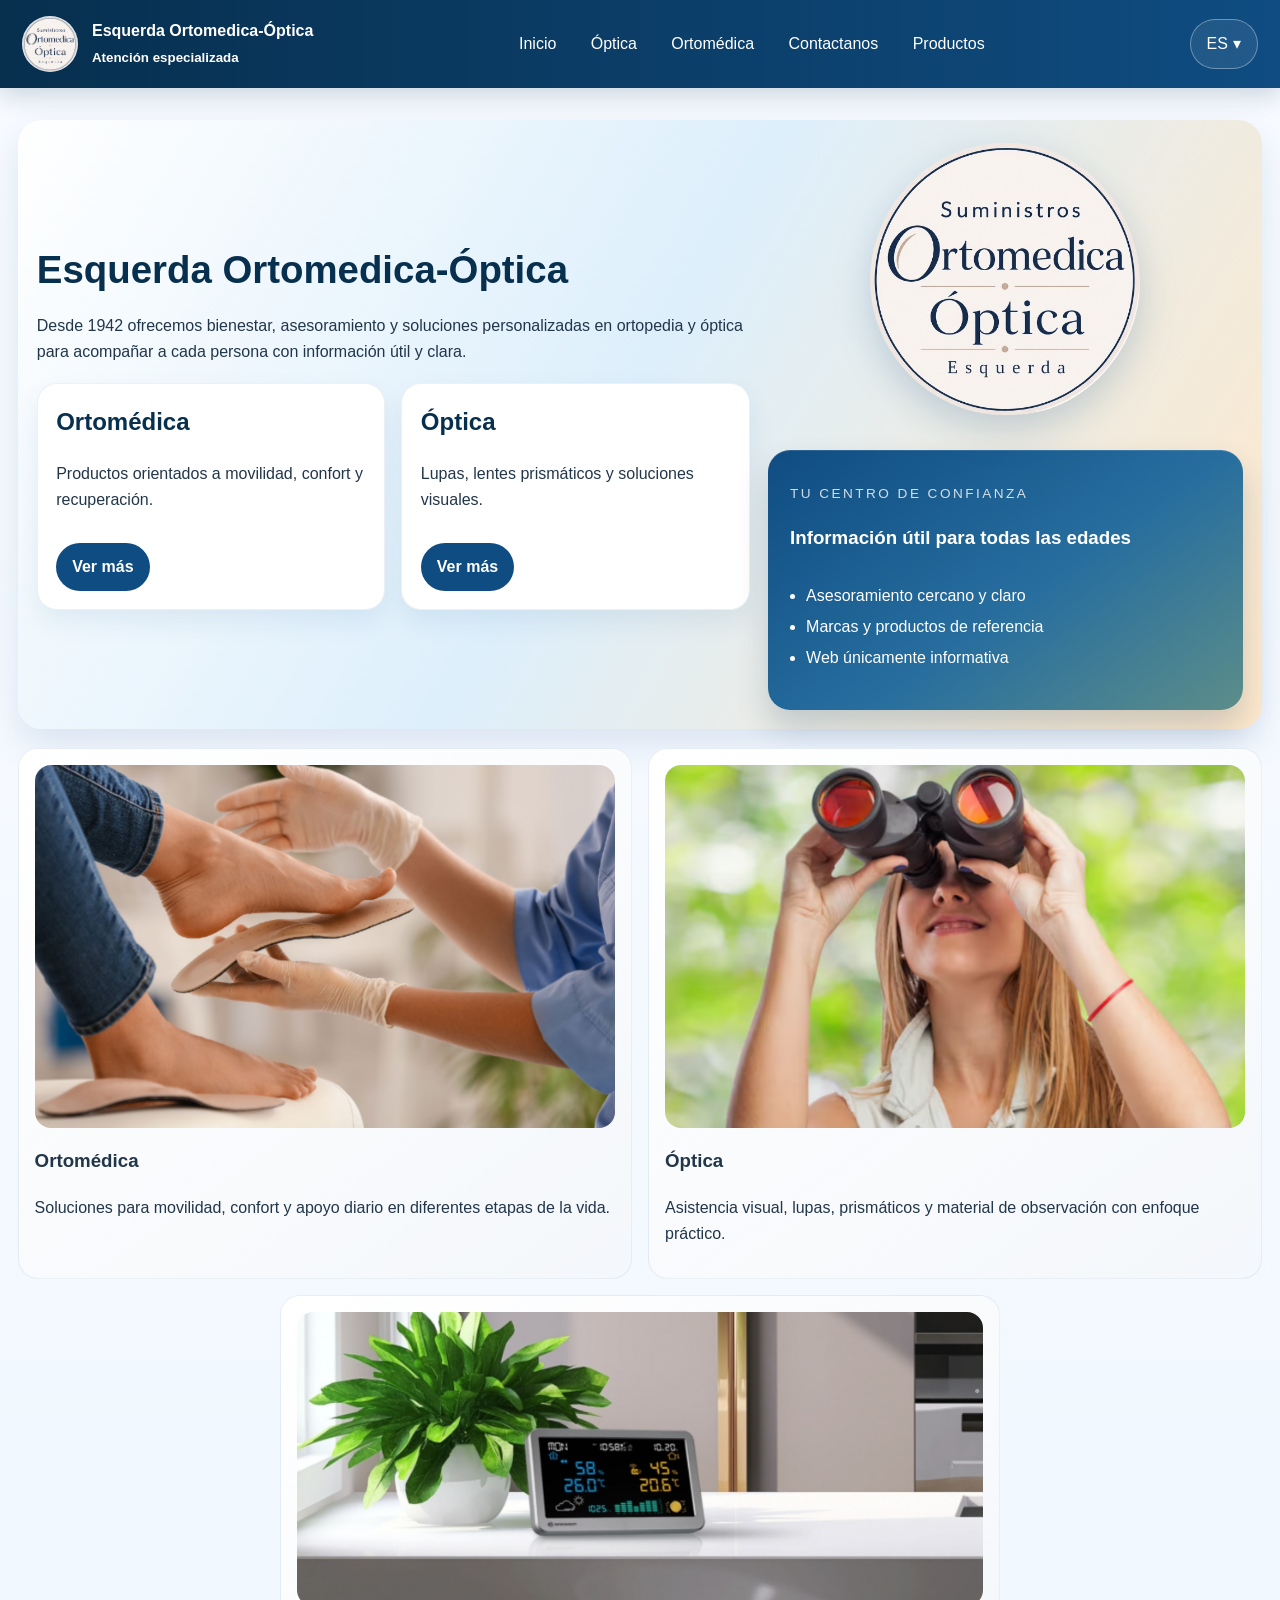
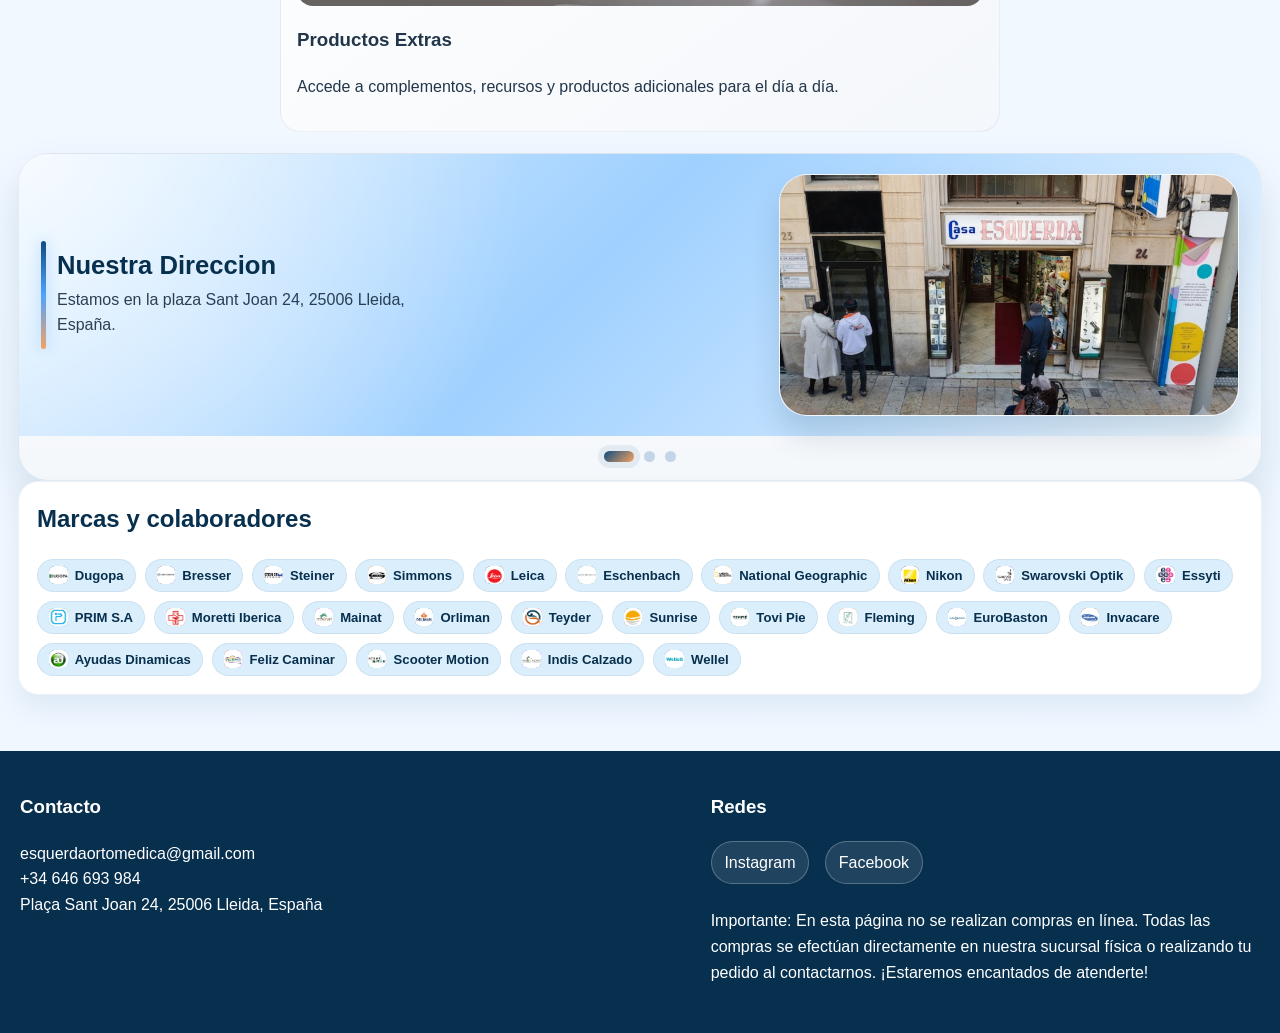
<file: index.html>
<!DOCTYPE html>
<html lang="es">
  <head>
    <meta charset="UTF-8" />
    <meta http-equiv="refresh" content="0; url=html/inicio.html" />
    <title>Esquerda Ortomedica-Óptica</title>
  </head>
  <body></body>
</html>
</file>
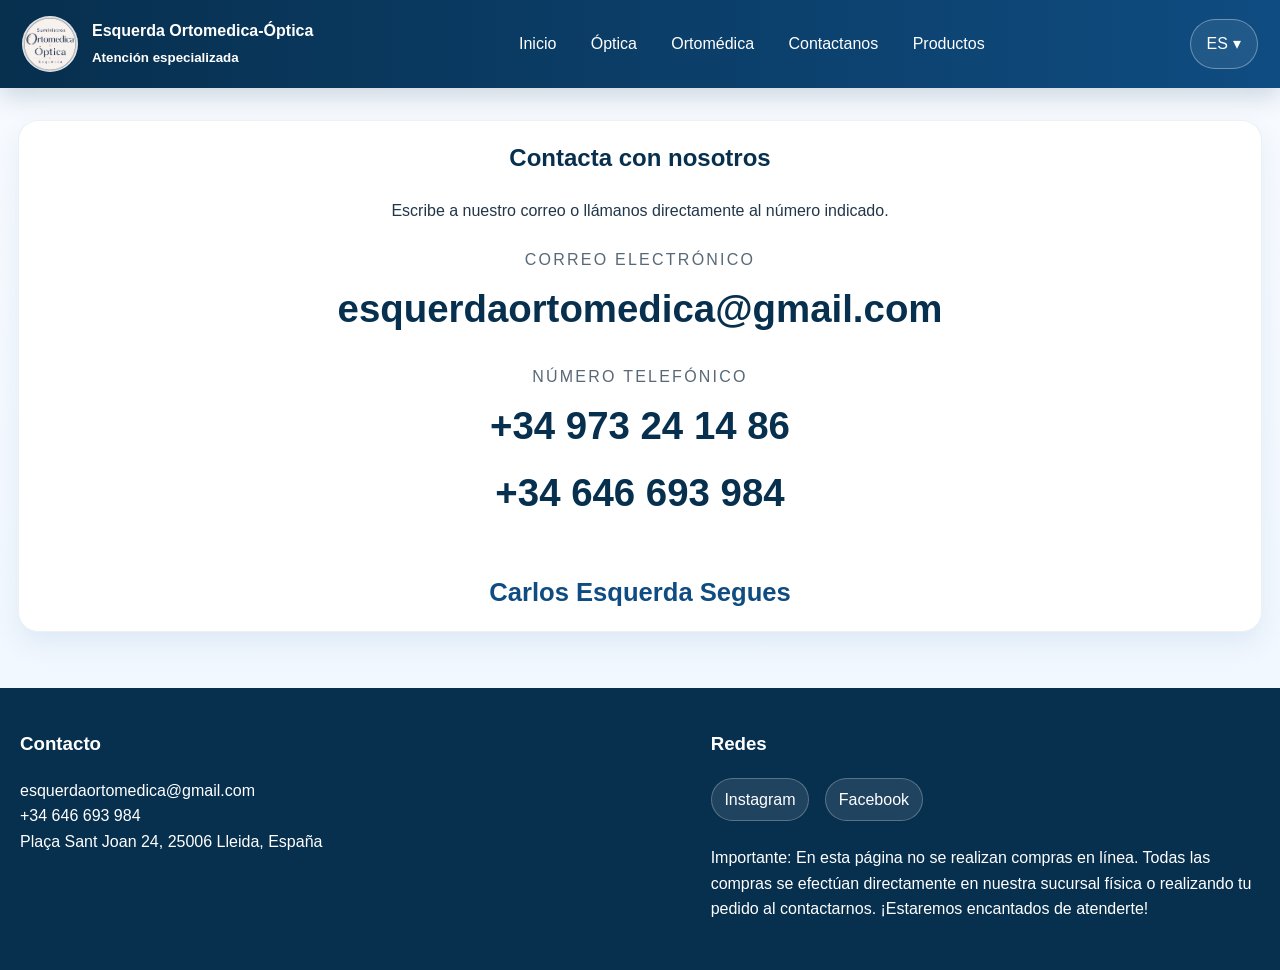
<file: html/Contactar.html>
﻿<!DOCTYPE html>
<html lang="es">
  <head>
    <meta charset="UTF-8" />
    <meta name="viewport" content="width=device-width, initial-scale=1.0" />
    <title>Contactar</title>
    <link rel="stylesheet" href="../Css/estilo_principal.css" />
    <link rel="stylesheet" href="../Css/contactar.css" />
    <link rel="icon" href="../Imagenes/logo pagina web.png" type="image/png" />
  </head>
  <body>
    <header class="topbar">
      <div class="brand-banner">
        <div class="brand-mark">
          <img src="../Imagenes/Foto del logo Esquerda.png">
        </div>
        <div>
          <div data-i18n-es="Esquerda Ortomedica-Óptica" data-i18n-ca="Esquerda Ortopèdica-Òptica">Esquerda Ortomedica-Óptica</div>
          <small data-i18n-es="Atención especializada" data-i18n-ca="Atenció especialitzada">Atención especializada</small>
        </div>
      </div>
      <nav>
        <ul class="nav-links">
          <li><a href="../html/inicio.html" data-i18n-es="Inicio" data-i18n-ca="Inici">Inicio</a></li>
          <li><a href="../html/optica.html" data-i18n-es="Óptica" data-i18n-ca="Òptica">Óptica</a></li>
          <li><a href="../html/ortopedia.html" data-i18n-es="Ortomédica" data-i18n-ca="Ortopèdica">Ortomédica</a></li>
          <li><a href="../html/Contactar.html" data-i18n-es="Contactanos" data-i18n-ca="Contacta'ns">Contactanos</a></li>
          <li>
            <a href="#" data-i18n-es="Productos" data-i18n-ca="Productes">Productos</a>
            <div class="dropdown-menu">
              <a href="../html/productos_optica.html" data-i18n-es="Productos Óptica" data-i18n-ca="Productes Òptica">Productos Óptica</a>
              <a href="../html/productos_ortopedia.html" data-i18n-es="Productos Ortopedia" data-i18n-ca="Productes Ortopèdia">Productos Ortopedia</a>
              <a href="../html/extras.html">Productos Extras</a>
            </div>
          </li>
        </ul>
      </nav>
      <div class="lang-switcher">
        <button type="button"><span data-lang-label>ES</span> ▾</button>
        <div class="lang-menu">
          <button type="button" data-lang-option="es">Español</button>
          <button type="button" data-lang-option="ca">Català</button>
        </div>
      </div>
    </header>
    <main>
      <div class="container">
        <section class="section-card contacto-datos">
          <h1 data-i18n-es="Contacta con nosotros" data-i18n-ca="Contacta amb nosaltres">Contacta con nosotros</h1>
          <p data-i18n-es="Escribe a nuestro correo o llámanos directamente al número indicado." data-i18n-ca="Escriu al nostre correu o truca'ns directament al número indicat.">Escribe a nuestro correo o llámanos directamente al número indicado.</p>
          <div class="contact-info">
            <div class="contact-item">
              <span class="contact-label" data-i18n-es="Correo electrónico" data-i18n-ca="Correu electrònic">Correo electrónico</span>
              <strong>esquerdaortomedica@gmail.com</strong>
            </div>
            <div class="contact-item">
              <span class="contact-label" data-i18n-es="Número telefónico" data-i18n-ca="Número telefònic">Número telefónico</span>
              <strong>+34 973 24 14 86</strong>
              <strong>+34 646 693 984</strong>
            </div>
          </div>
          <div class="contact-name">Carlos Esquerda Segues</div>
        </section>
      </div>
    </main>
    <footer>
      <div class="footer-grid">
        <div>
          <h3 data-i18n-es="Contacto" data-i18n-ca="Contacte">Contacto</h3>
          <p>esquerdaortomedica@gmail.com<br />+34 646 693 984<br />Plaça Sant Joan 24, 25006 Lleida, España</p>
        </div>
        <div>
          <h3 data-i18n-es="Redes" data-i18n-ca="Xarxes">Redes</h3>
          <div class="socials">
            <a href="https://www.instagram.com/casaesquerda/" target="_blank" rel="noreferrer">Instagram</a>
            <a href="https://www.facebook.com" target="_blank" rel="noreferrer">Facebook</a>
          </div>
          <p data-i18n-es="Importante: En esta página no se realizan compras en línea. Todas las compras se efectúan directamente en nuestra sucursal física o realizando tu pedido al contactarnos. ¡Estaremos encantados de atenderte!" data-i18n-ca="Important: En aquesta pàgina no es fan compres en línia. Totes les compres s'efectuen directament a la nostra sucursal física o realitzant la teva comanda en contactar-nos. Estarem encantats d'atendre't!">Importante: En esta página no se realizan compras online. Todas las compras se efectúan directamente en nuestra sucursal física o realizando tu pedido al contactarnos. ¡Estaremos encantados de atenderte!</p>
        </div>
      </div>
    </footer>
    <script src="../Java script/main.js"></script>
  </body>
</html>
</file>
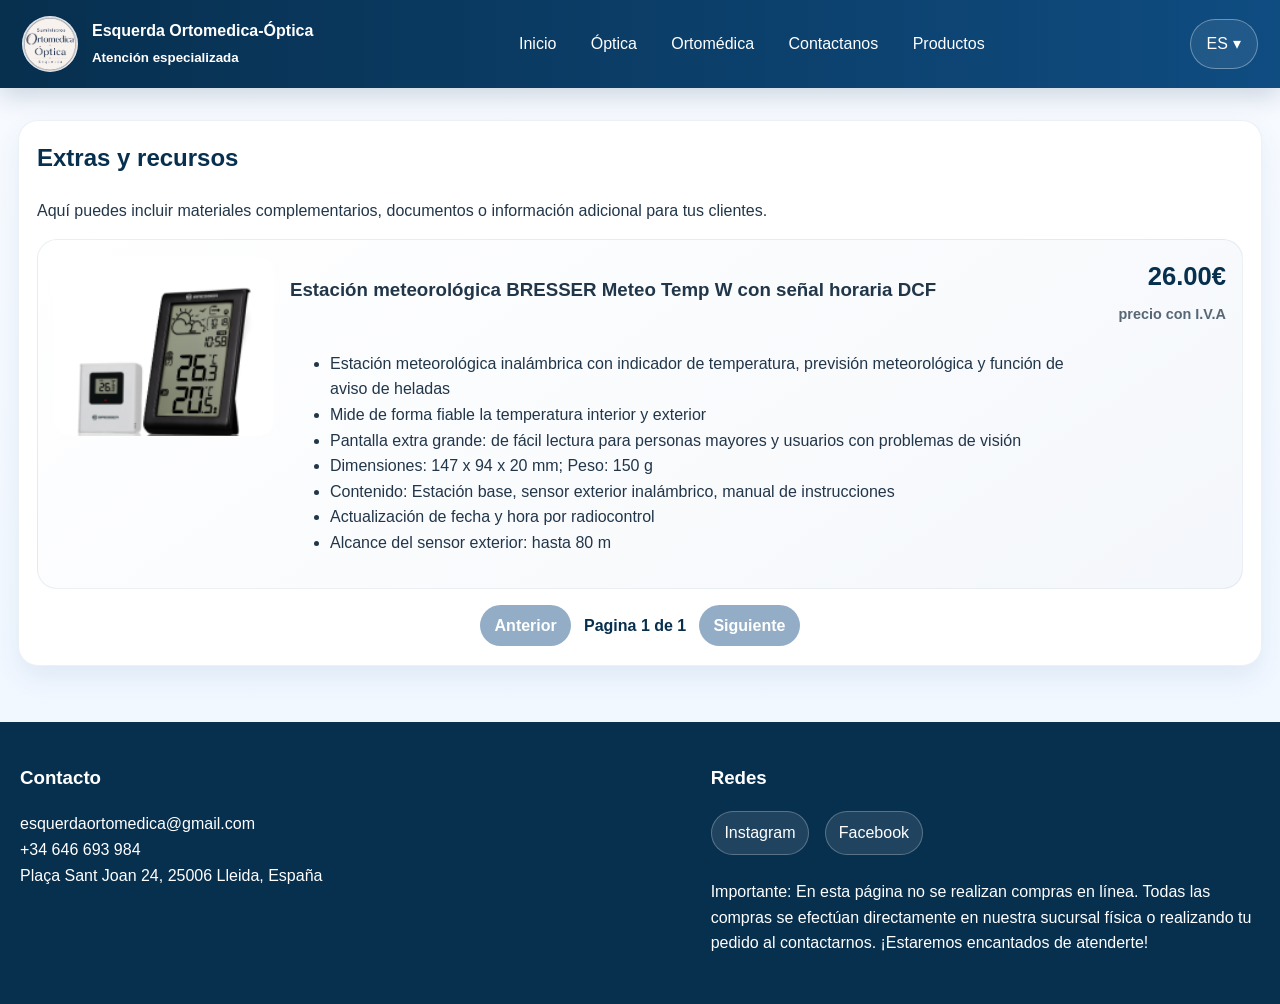
<file: html/extras.html>
﻿<!DOCTYPE html>
<html lang="es">
    <head>
        <meta charset="UTF-8" />
        <meta name="viewport" content="width=device-width, initial-scale=1.0" />
        <title>Extras</title>
        <link rel="stylesheet" href="../Css/estilo_principal.css" />
        <link rel="stylesheet" href="../Css/extras.css" />
        <link rel="icon" href="../Imagenes/logo pagina web.png" type="image/png" />
    </head>
    <body>
        <header class="topbar">
            <div class="brand-banner">
                <div class="brand-mark">
                    <img src="../Imagenes/Foto del logo Esquerda.png">
                </div>
                <div>
                    <div data-i18n-es="Esquerda Ortomedica-Óptica" data-i18n-ca="Esquerda Ortopèdica-Òptica">Esquerda Ortomedica-Óptica</div>
                    <small data-i18n-es="Atención especializada" data-i18n-ca="Atenció especialitzada">Atención especializada</small>
                </div>
            </div>
            <nav>
                <ul class="nav-links">
                    <li><a href="../html/inicio.html" data-i18n-es="Inicio" data-i18n-ca="Inici">Inicio</a></li>
                    <li><a href="../html/optica.html" data-i18n-es="Óptica" data-i18n-ca="Òptica">Óptica</a></li>
                    <li><a href="../html/ortopedia.html" data-i18n-es="Ortomédica" data-i18n-ca="Ortopèdica">Ortomédica</a></li>
                    <li><a href="../html/Contactar.html" data-i18n-es="Contactanos" data-i18n-ca="Contacta'ns">Contactanos</a></li>
                    <li>
                        <a href="#" data-i18n-es="Productos" data-i18n-ca="Productes">Productos</a>
                        <div class="dropdown-menu">
                            <a href="../html/productos_optica.html">Productos Óptica</a>
                            <a href="../html/productos_ortopedia.html">Productos Ortopedia</a>
                            <a href="../html/extras.html">Productos Extras</a>
                        </div>
                    </li>
                </ul>
            </nav>
            <div class="lang-switcher">
                <button type="button"><span data-lang-label>ES</span> ▾</button>
                <div class="lang-menu">
                    <button type="button" data-lang-option="es">Español</button>
                    <button type="button" data-lang-option="ca">Català</button>
                </div>
            </div>
        </header>
        <main>
            <div class="container">
                <section class="section-card">
                    <h1 data-i18n-es="Extras y recursos" data-i18n-ca="Extres i recursos">Extras y recursos</h1>
                    <p data-i18n-es="Aquí puedes incluir materiales complementarios, documentos o información adicional para tus clientes." data-i18n-ca="Aquí pots incloure materials complementaris, documents o informació addicional per als teus clients.">Aquí puedes incluir materiales complementarios, documentos o información adicional para tus clientes.</p>
                    <div class="product-list">
                        <div class="product-card">
                            <img src="../Imagenes/Extras/Estación meteorológica BRESSER Meteo Temp W con señal horaria DCF.png" alt="Guías prácticas" />
                            <div class="product-info">
                                <h3>Estación meteorológica BRESSER Meteo Temp W con señal horaria DCF</h3>
                                <ul>
                                    <li>Estación meteorológica inalámbrica con indicador de temperatura, previsión meteorológica y función de aviso de heladas</li>
                                    <li>Mide de forma fiable la temperatura interior y exterior</li>
                                    <li>Pantalla extra grande: de fácil lectura para personas mayores y usuarios con problemas de visión</li>
                                    <li>Dimensiones: 147 x 94 x 20 mm; Peso: 150 g</li>
                                    <li>Contenido: Estación base, sensor exterior inalámbrico, manual de instrucciones</li>
                                    <li>Actualización de fecha y hora por radiocontrol</li>
                                    <li>Alcance del sensor exterior: hasta 80 m</li>
                                </ul>
                            </div>
                            <div class="product-price">26.00€<small>precio con I.V.A</small></div>
                        </div>
                    </div>
                </section>
            </div>
        </main>
        <footer>
            <div class="footer-grid">
                <div>
                    <h3 data-i18n-es="Contacto" data-i18n-ca="Contacte">Contacto</h3>
                    <p>esquerdaortomedica@gmail.com<br />+34 646 693 984<br />Plaça Sant Joan 24, 25006 Lleida, España</p>
                </div>
                <div>
                    <h3 data-i18n-es="Redes" data-i18n-ca="Xarxes">Redes</h3>
                    <div class="socials">
                        <a href="https://www.instagram.com/casaesquerda/" target="_blank" rel="noreferrer">Instagram</a>
                        <a href="https://www.facebook.com" target="_blank" rel="noreferrer">Facebook</a>
                    </div>
                    <p data-i18n-es="Importante: En esta página no se realizan compras en línea. Todas las compras se efectúan directamente en nuestra sucursal física o realizando tu pedido al contactarnos. ¡Estaremos encantados de atenderte!" data-i18n-ca="Important: En aquesta pàgina no es fan compres en línia. Totes les compres s'efectuen directament a la nostra sucursal física o realitzant la teva comanda en contactar-nos. Estarem encantats d'atendre't!">Importante: En esta página no se realizan compras online. Todas las compras se efectúan directamente en nuestra sucursal física o realizando tu pedido al contactarnos. ¡Estaremos encantados de atenderte!</p>
                </div>
            </div>
        </footer>
        <script src="../Java script/main.js"></script>
        <script src="../Java script/Filtrador.js"></script>
    </body>
</html>
</file>
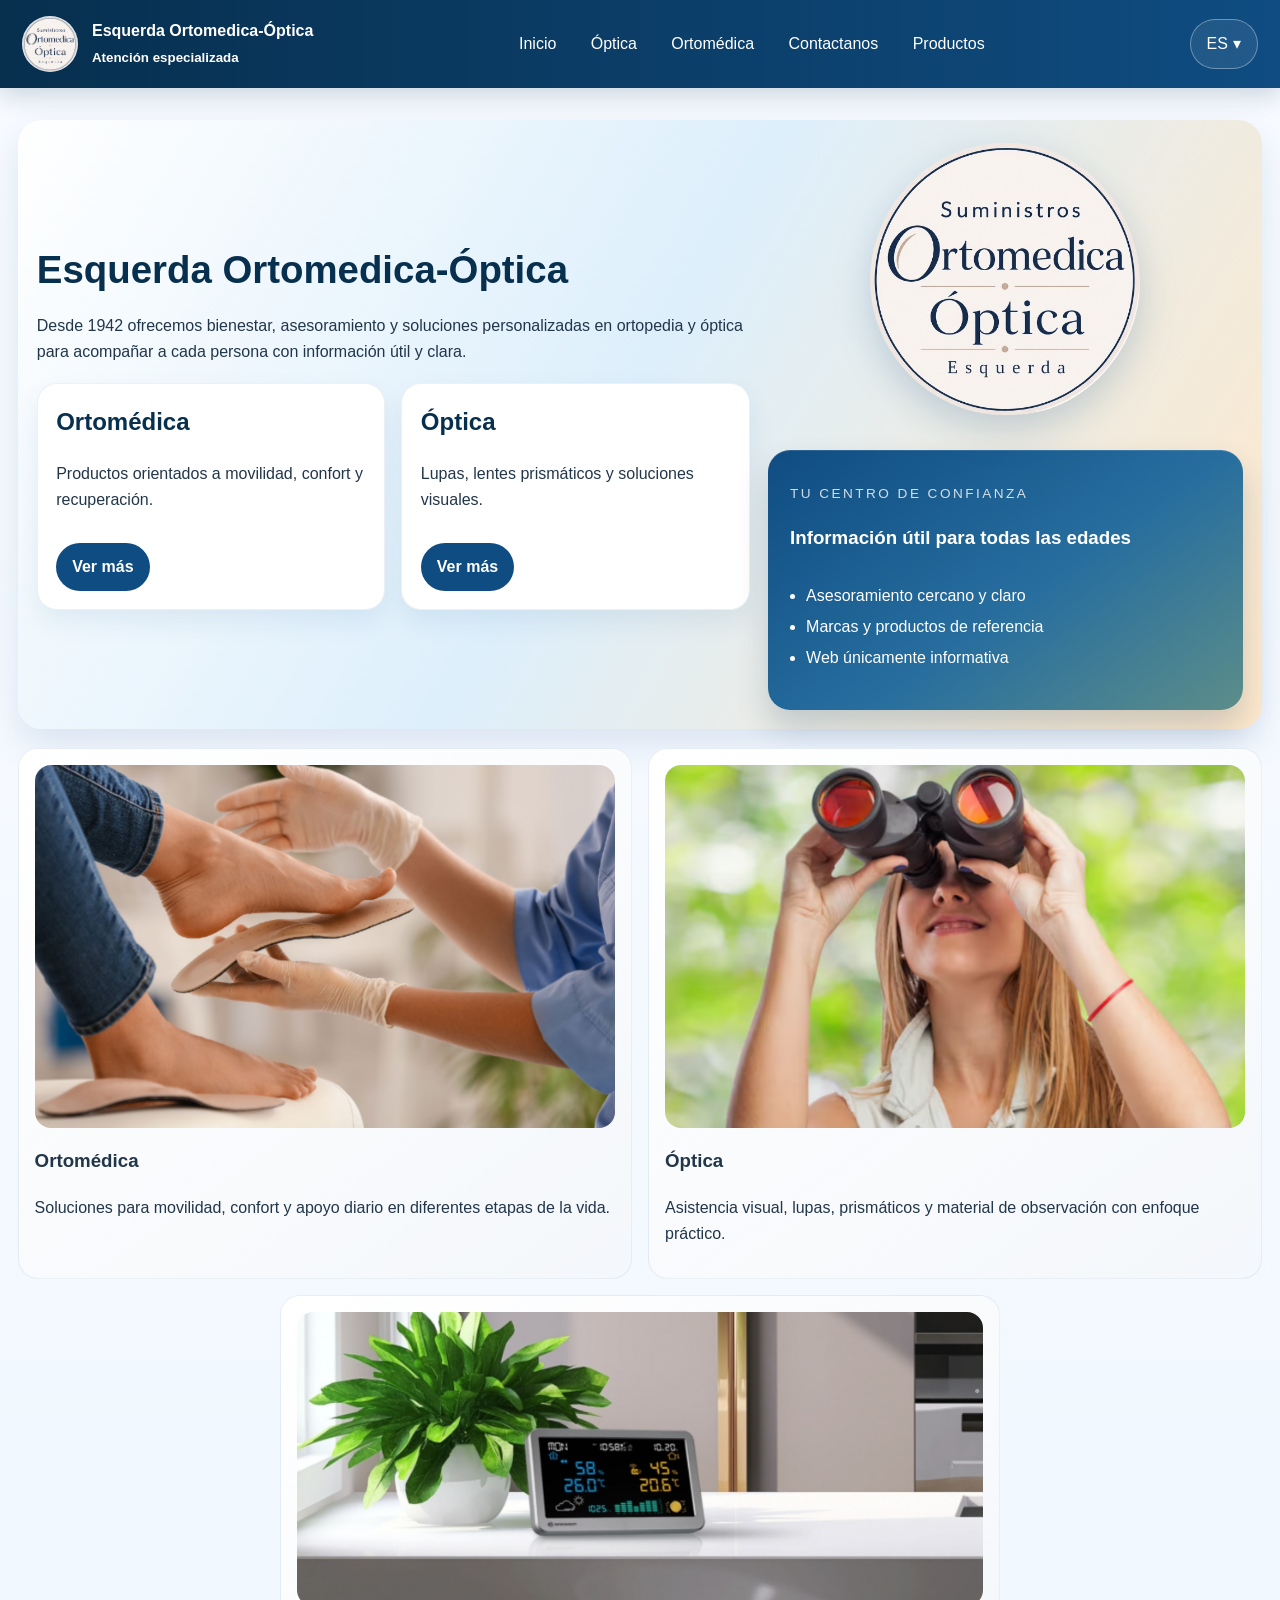
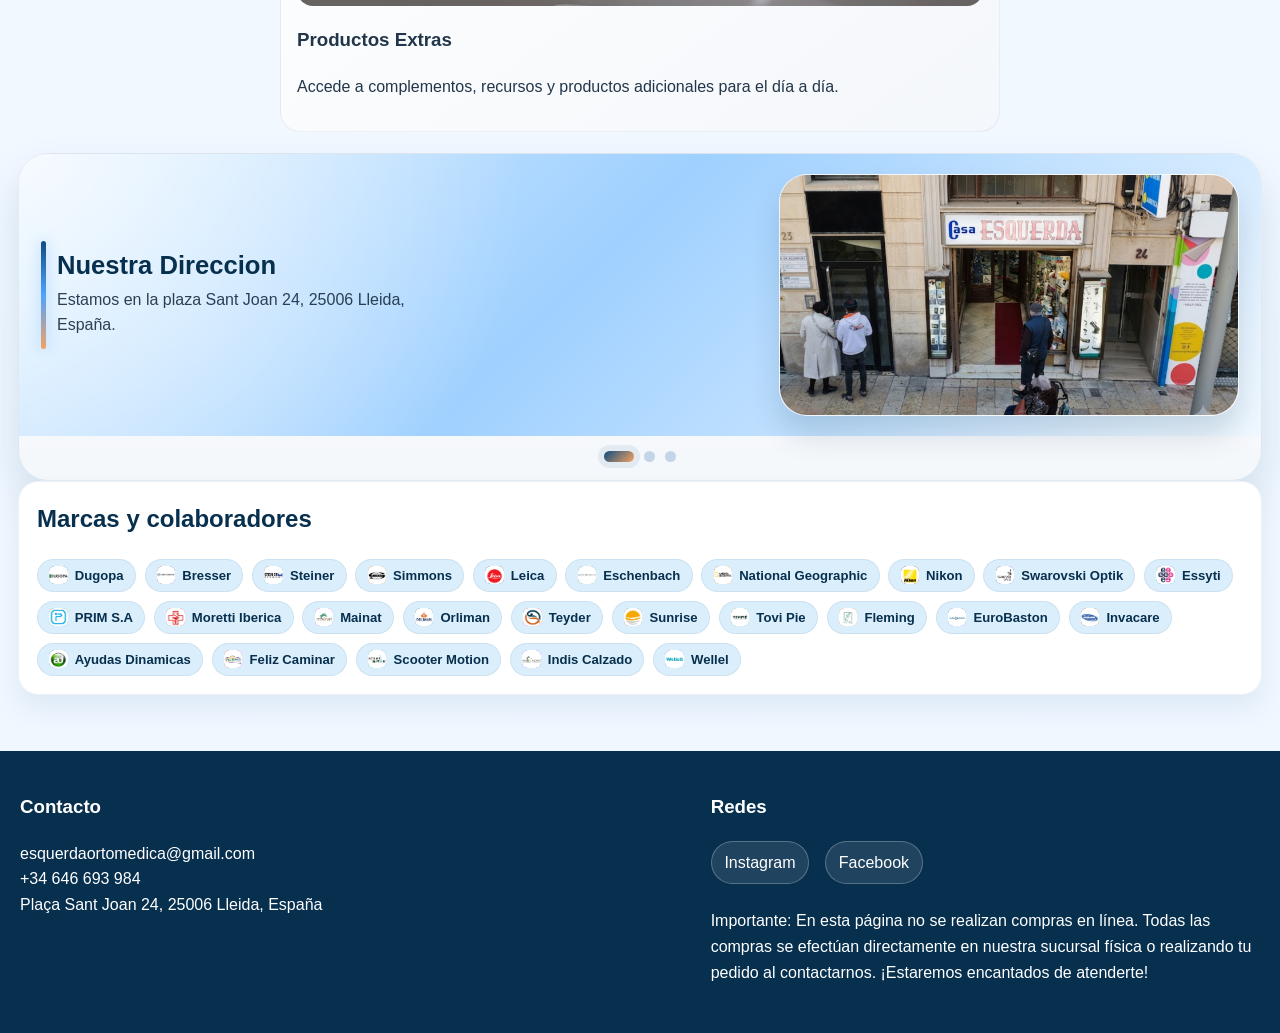
<file: html/inicio.html>
﻿<!DOCTYPE html>
<html lang="es">
  <head>
    <meta charset="UTF-8" />
    <meta name="viewport" content="width=device-width, initial-scale=1.0" />
    <title>Inicio - Esquerda Ortomedica-Óptica</title>
    <link rel="stylesheet" href="../Css/estilo_principal.css" />
    <link rel="stylesheet" href="../Css/inicio.css" />
    <link rel="icon" href="../Imagenes/logo pagina web.png" type="image/png" />
  </head>
  <body>
    <header class="topbar">
      <div class="brand-banner">
        <div class="brand-mark">
          <img src="../Imagenes/Foto del logo Esquerda.png" >
        </div>
        <div>
          <div data-i18n-es="Esquerda Ortomedica-Óptica" data-i18n-ca="Esquerda Ortopèdica-Òptica">Esquerda Ortomedica-Óptica</div>
          <small data-i18n-es="Atención especializada" data-i18n-ca="Atenció especialitzada">Atención especializada</small>
        </div>
      </div>
      <nav>
        <ul class="nav-links">
          <li><a href="../html/inicio.html" data-i18n-es="Inicio" data-i18n-ca="Inici">Inicio</a></li>
          <li><a href="../html/optica.html" data-i18n-es="Óptica" data-i18n-ca="Òptica">Óptica</a></li>
          <li><a href="../html/ortopedia.html" data-i18n-es="Ortomédica" data-i18n-ca="Ortopèdica">Ortomédica</a></li>
          <li><a href="../html/Contactar.html" data-i18n-es="Contactanos" data-i18n-ca="Contacta'ns">Contactanos</a></li>
          <li>
            <a href="#" data-i18n-es="Productos" data-i18n-ca="Productes">Productos</a>
            <div class="dropdown-menu">
              <a href="../html/productos_optica.html" data-i18n-es="Productos Óptica" data-i18n-ca="Productes Òptica">Productos Óptica</a>
              <a href="../html/productos_ortopedia.html" data-i18n-es="Productos Ortopedia" data-i18n-ca="Productes Ortopèdia">Productos Ortopedia</a>
              <a href="../html/extras.html">Productos Extras</a>
            </div>
          </li>
        </ul>
      </nav>
      <div class="lang-switcher">
        <button type="button"><span data-lang-label>ES</span> ▾</button>
        <div class="lang-menu">
          <button type="button" data-lang-option="es">Español</button>
          <button type="button" data-lang-option="ca">Català</button>
        </div>
      </div>
    </header>

    <main>
      <div class="container">
        <section class="hero-banner">
          <div class="hero-content">
            <h1 data-i18n-es="Esquerda Ortomedica-Óptica" data-i18n-ca="Esquerda Ortopèdica-Òptica">Esquerda Ortomedica-Óptica</h1>
            <p data-i18n-es="Desde 1942 ofrecemos bienestar, asesoramiento y soluciones personalizadas en ortopedia y óptica para acompañar a cada persona con información útil y clara." data-i18n-ca="Des de 1942 oferim benestar, assessorament i solucions personalitzades en ortopèdia i òptica per acompanyar cada persona amb informació útil i clara.">Desde 1942 ofrecemos bienestar, asesoramiento y soluciones personalizadas en ortopedia y óptica para acompañar a cada persona con información útil y clara.</p>
            <div class="grid-2">
              <div class="panel">
                <h2 data-i18n-es="Ortomédica" data-i18n-ca="Ortopèdica">Ortomédica</h2>
                <p data-i18n-es="Productos orientados a movilidad, confort y recuperación." data-i18n-ca="Productes orientats a mobilitat, confort i recuperació.">Productos orientados a movilidad, confort y recuperación.</p>
                <a href="../html/ortopedia.html" class="btn" data-i18n-es="Ver más" data-i18n-ca="Veure més">Ver más</a>
              </div>
              <div class="panel">
                <h2 data-i18n-es="Óptica" data-i18n-ca="Òptica">Óptica</h2>
                <p data-i18n-es="Lupas, lentes prismáticos y soluciones visuales." data-i18n-ca="Lupes, lents prismàtics i solucions visuals.">Lupas, lentes prismáticos y soluciones visuales.</p>
                <a href="../html/optica.html" class="btn" data-i18n-es="Ver más" data-i18n-ca="Veure més">Ver más</a>
              </div>
            </div>
          </div>
          <div class="hero-side">
            <img class="hero-logo" src="../Imagenes/Foto del logo Esquerda.png" alt="Logo Esquerda Ortomedica-Óptica" />
            <div class="hero-card">
              <div class="eyebrow" data-i18n-es="Tu centro de confianza" data-i18n-ca="El teu centre de confiança">Tu centro de confianza</div>
              <h3 data-i18n-es="Información útil para todas las edades" data-i18n-ca="Informació útil per a totes les edats">Información útil para todas las edades</h3>
              <ul>
                <li data-i18n-es="Asesoramiento cercano y claro" data-i18n-ca="Assessorament proper i clar">Asesoramiento cercano y claro</li>
                <li data-i18n-es="Marcas y productos de referencia" data-i18n-ca="Marques i productes de referència">Marcas y productos de referencia</li>
                <li data-i18n-es="Web únicamente informativa" data-i18n-ca="Web únicament informativa">Web únicamente informativa</li>
              </ul>
            </div>
          </div>
        </section>

        <section class="feature-grid">
          <div class="feature-card">
            <a href="../html/ortopedia.html"><img src="../Imagenes/Portada ortomedica.png" alt="Portada ortomédica" /></a>
            <h3 data-i18n-es="Ortomédica" data-i18n-ca="Ortopèdica">Ortomédica</h3>
            <p data-i18n-es="Soluciones para movilidad, confort y apoyo diario en diferentes etapas de la vida." data-i18n-ca="Solucions per a mobilitat, confort i suport diari en diferents etapes de la vida.">Soluciones para movilidad, confort y apoyo diario en diferentes etapas de la vida.</p>
          </div>
          <div class="feature-card">
            <a href="../html/optica.html"><img src="../Imagenes/Portada optica.png" alt="Portada óptica" /></a>
            <h3 data-i18n-es="Óptica" data-i18n-ca="Òptica">Óptica</h3>
            <p data-i18n-es="Asistencia visual, lupas, prismáticos y material de observación con enfoque práctico." data-i18n-ca="Assistència visual, lupes, prismàtics i material d'observació amb enfocament pràctic.">Asistencia visual, lupas, prismáticos y material de observación con enfoque práctico.</p>
          </div>
          <div class="feature-card">
            <a href="../html/extras.html"><img src="../Imagenes/estacion.png" alt="Productos extras" /></a>
            <h3 data-i18n-es="Productos Extras" data-i18n-ca="Productes Extres">Productos Extras</h3>
            <p data-i18n-es="Accede a complementos, recursos y productos adicionales para el día a día." data-i18n-ca="Accedeix a complements, recursos i productes addicionals per al dia a dia.">Accede a complementos, recursos y productos adicionales para el día a día.</p>
          </div>
        </section>

        <section class="carousel" aria-label="Carrusel de información">
          <div class="carousel-slide active">
            <div class="carousel-copy">
              <h3 data-i18n-es="Nuestra Direccion" data-i18n-ca="La nostra direcció">Nuestra Direccion.</h3>
              <p data-i18n-es="Estamos en la plaza Sant Joan 24, 25006 Lleida, España." data-i18n-ca="Som a la plaça Sant Joan 24, 25006 Lleida, Espanya.">Estamos en la plaza Sant Joan 24, 25006 Lleida, España.</p>
            </div>
            <div class="carousel-visual">
              <img src="../Imagenes/Captura de pantalla 2026-07-21 002114.png" alt="Sucursal Esquerda Ortomedica-Óptica" />
            </div>
          </div>
          <div class="carousel-slide">
            <div class="carousel-copy">
              <h3 data-i18n-es="Plantillas" data-i18n-ca="Plantilles">Plantillas</h3>
              <p data-i18n-es="Creación de plantillas personalizadas." data-i18n-ca="Creació de plantilles personalitzades.">Creación de plantillas personalizadas.</p>
            </div>
            <div class="carousel-visual">
              <img src="../Imagenes/Plantillas.png" alt="Plantillas Ortopedicas" />
            </div>
          </div>
          <div class="carousel-slide">
            <div class="carousel-copy">
              <h3 data-i18n-es="Información útil y clara" data-i18n-ca="Informació útil i clara">Información útil y clara</h3>
              <p data-i18n-es="Puedes adquirir nuestros productos visitando nuestra sucursal física o haciendo tu pedido directamente con nosotros. ¡Contáctanos! 😉" data-i18n-ca="Pots adquirir els nostres productes visitant la nostra sucursal física o fent la teva comanda directament amb nosaltres. ¡Contacta'ns! 😉">Puedes adquirir nuestros productos visitando nuestra sucursal física o haciendo tu pedido directamente con nosotros. ¡Contáctanos! 😉</p>
            </div>
            <div class="carousel-visual">
              <img src="../Imagenes/0fa0c9ccf03c3036cb5f47f2ffe9b433.jpg" alt="Información útil" />
            </div>
          </div>
          <div class="carousel-dots"><span class="active"></span><span></span><span></span></div>
        </section>

        <section class="section-card">
          <h2 data-i18n-es="Marcas y colaboradores" data-i18n-ca="Marques i col·laboradors">Marcas y colaboradores</h2>
          <div class="badges">
            <span class="badge"><span class="badge-logo badge-logo-dugopa" aria-hidden="true"><img src="../Imagenes/Logo de las marcas/logo dugopa.png" alt=""></span><span class="badge-label">Dugopa</span></span>
            <span class="badge"><span class="badge-logo badge-logo-bresser" aria-hidden="true"><img src="../Imagenes/Logo de las marcas/Logo Bresser.png" alt=""></span><span class="badge-label">Bresser</span></span>
            <span class="badge"><span class="badge-logo badge-logo-steiner" aria-hidden="true"><img src="../Imagenes/Logo de las marcas/Logo Steiner.png" alt=""></span><span class="badge-label">Steiner</span></span>
            <span class="badge"><span class="badge-logo badge-logo-simmons" aria-hidden="true"><img src="../Imagenes/Logo de las marcas/Logo simmons.png" alt=""></span><span class="badge-label">Simmons</span></span>
            <span class="badge"><span class="badge-logo badge-logo-leica" aria-hidden="true"><img src="../Imagenes/Logo de las marcas/Logo Leica.png" alt=""></span><span class="badge-label">Leica</span></span>
            <span class="badge"><span class="badge-logo badge-logo-eschenbach" aria-hidden="true"><img src="../Imagenes/Logo de las marcas/logo eschenbach.png" alt=""></span><span class="badge-label">Eschenbach</span></span>
            <span class="badge"><span class="badge-logo badge-logo-national" aria-hidden="true"><img src="../Imagenes/Logo de las marcas/logo national geographic.png" alt=""></span><span class="badge-label">National Geographic</span></span>
            <span class="badge"><span class="badge-logo badge-logo-nikkon" aria-hidden="true"><img src="../Imagenes/Logo de las marcas/logo Nikkon.png" alt=""></span><span class="badge-label">Nikon</span></span>
            <span class="badge"><span class="badge-logo badge-logo-swarovski" aria-hidden="true"><img src="../Imagenes/Logo de las marcas/logo swarovski optik.png" alt=""></span><span class="badge-label">Swarovski Optik</span></span>
            <span class="badge"><span class="badge-logo badge-logo-essyti" aria-hidden="true"><img src="../Imagenes/Logo de las marcas/Logo essity.png"></span><span class="badge-label">Essyti</span></span>
            <span class="badge"><span class="badge-logo badge-logo-prim" aria-hidden="true"><img src="../Imagenes/Logo de las marcas/logo prim s.a.png"></span><span class="badge-label">PRIM S.A</span></span>
            <span class="badge"><span class="badge-logo badge-logo-moretti" aria-hidden="true"><img src="../Imagenes/Logo de las marcas/Logo moreti iberica.png"></span><span class="badge-label">Moretti Iberica</span></span>
            <span class="badge"><span class="badge-logo badge-logo-mainat" aria-hidden="true"><img src="../Imagenes/Logo de las marcas/Logo mainat.png"></span><span class="badge-label">Mainat</span></span>
            <span class="badge"><span class="badge-logo badge-logo-orliman" aria-hidden="true"><img src="../Imagenes/Logo de las marcas/Logo Orliman.png"></span><span class="badge-label">Orliman</span></span>
            <span class="badge"><span class="badge-logo badge-logo-teyder" aria-hidden="true"><img src="../Imagenes/Logo de las marcas/Logo Teyder.png"></span><span class="badge-label">Teyder</span></span>
            <span class="badge"><span class="badge-logo badge-logo-sunrise" aria-hidden="true"><img src="../Imagenes/Logo de las marcas/logo sunrise medical.png"></span><span class="badge-label">Sunrise</span></span>
            <span class="badge"><span class="badge-logo badge-logo-tovi" aria-hidden="true"><img src="../Imagenes/Logo de las marcas/Logo tovipie.png"></span><span class="badge-label">Tovi Pie</span></span>
            <span class="badge"><span class="badge-logo badge-logo-fleming" aria-hidden="true"><img src="../Imagenes/Logo de las marcas/Logo fleming.png"></span><span class="badge-label">Fleming</span></span>
            <span class="badge"><span class="badge-logo badge-logo-eurobaston" aria-hidden="true"><img src="../Imagenes/Logo de las marcas/logo eurobaston.png"></span><span class="badge-label">EuroBaston</span></span>
            <span class="badge"><span class="badge-logo badge-logo-invacare" aria-hidden="true"><img src="../Imagenes/Logo de las marcas/logo invacare.png"></span><span class="badge-label">Invacare</span></span>
            <span class="badge"><span class="badge-logo badge-logo-ayudas" aria-hidden="true"><img src="../Imagenes/Logo de las marcas/logo ayuda dinamicas.png"></span><span class="badge-label">Ayudas Dinamicas</span></span>
            <span class="badge"><span class="badge-logo badge-logo-feliz" aria-hidden="true"><img src="../Imagenes/Logo de las marcas/logo Feliz caminar.png"></span><span class="badge-label">Feliz Caminar</span></span>
            <span class="badge"><span class="badge-logo badge-logo-scooter" aria-hidden="true"><img src="../Imagenes/Logo de las marcas/logo scoot motion.png"></span><span class="badge-label">Scooter Motion</span></span>
            <span class="badge"><span class="badge-logo badge-logo-indis" aria-hidden="true"><img src="../Imagenes/Logo de las marcas/Logo indis calzado.png"></span><span class="badge-label">Indis Calzado</span></span>
            <span class="badge"><span class="badge-logo badge-logo-wellel" aria-hidden="true"><img src="../Imagenes/Logo de las marcas/Logo wellel.png"></span><span class="badge-label">Wellel</span></span>
          </div>
        </section>
      </div>
    </main>

    <footer>
      <div class="footer-grid">
        <div>
          <h3 data-i18n-es="Contacto" data-i18n-ca="Contacte">Contacto</h3>
          <p>esquerdaortomedica@gmail.com<br />+34 646 693 984<br />Plaça Sant Joan 24, 25006 Lleida, España</p>
        </div>
        <div>
          <h3 data-i18n-es="Redes" data-i18n-ca="Xarxes">Redes</h3>
          <div class="socials">
            <a href="https://www.instagram.com/casaesquerda/" target="_blank" rel="noreferrer">Instagram</a>
            <a href="https://www.facebook.com" target="_blank" rel="noreferrer">Facebook</a>
          </div>
          <p data-i18n-es="Importante: En esta página no se realizan compras en línea. Todas las compras se efectúan directamente en nuestra sucursal física o realizando tu pedido al contactarnos. ¡Estaremos encantados de atenderte!" data-i18n-ca="Important: En aquesta pàgina no es fan compres en línia. Totes les compres s'efectuen directament a la nostra sucursal física o realitzant la teva comanda en contactar-nos. Estarem encantats d'atendre't!">Importante: En esta página no se realizan compras online. Todas las compras se efectúan directamente en nuestra sucursal física o realizando tu pedido al contactarnos. ¡Estaremos encantados de atenderte!</p>
        </div>
      </div>
    </footer>
    <script src="../Java script/main.js"></script>
  </body>
</html>
</file>
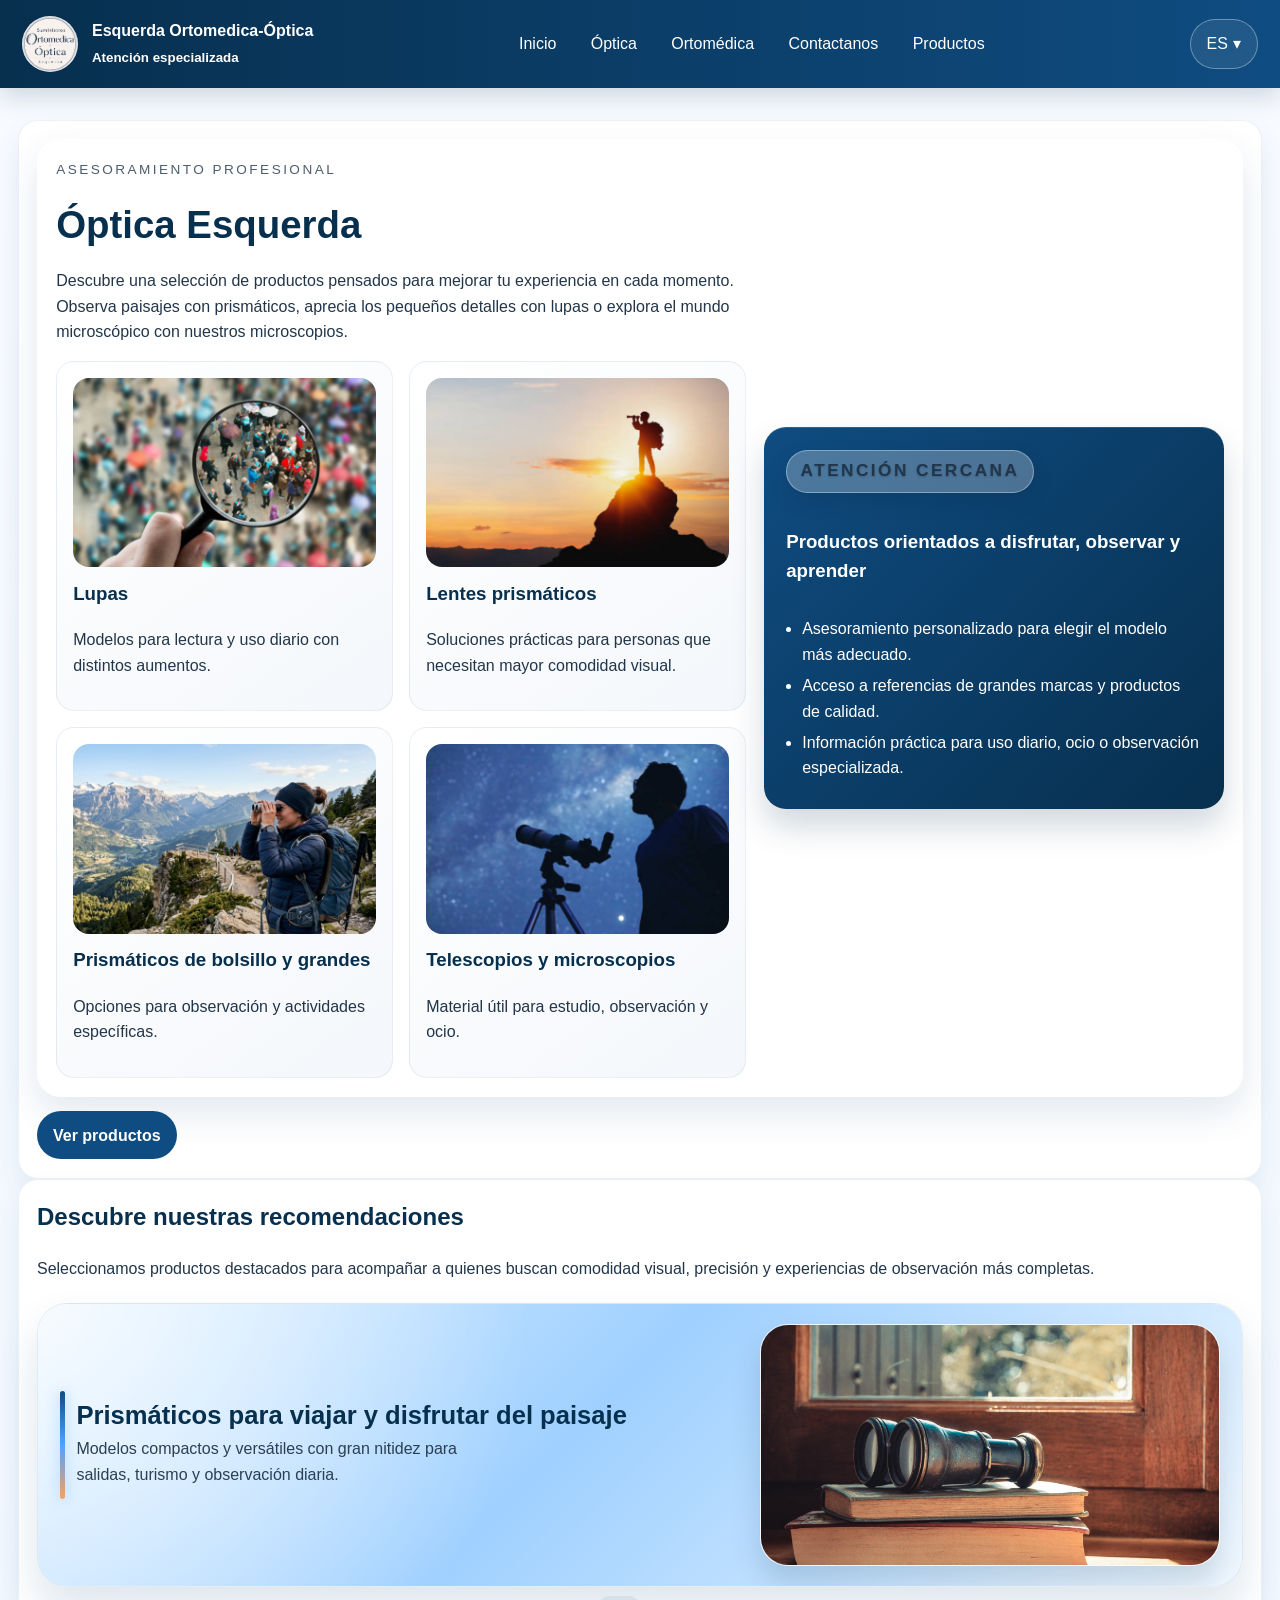
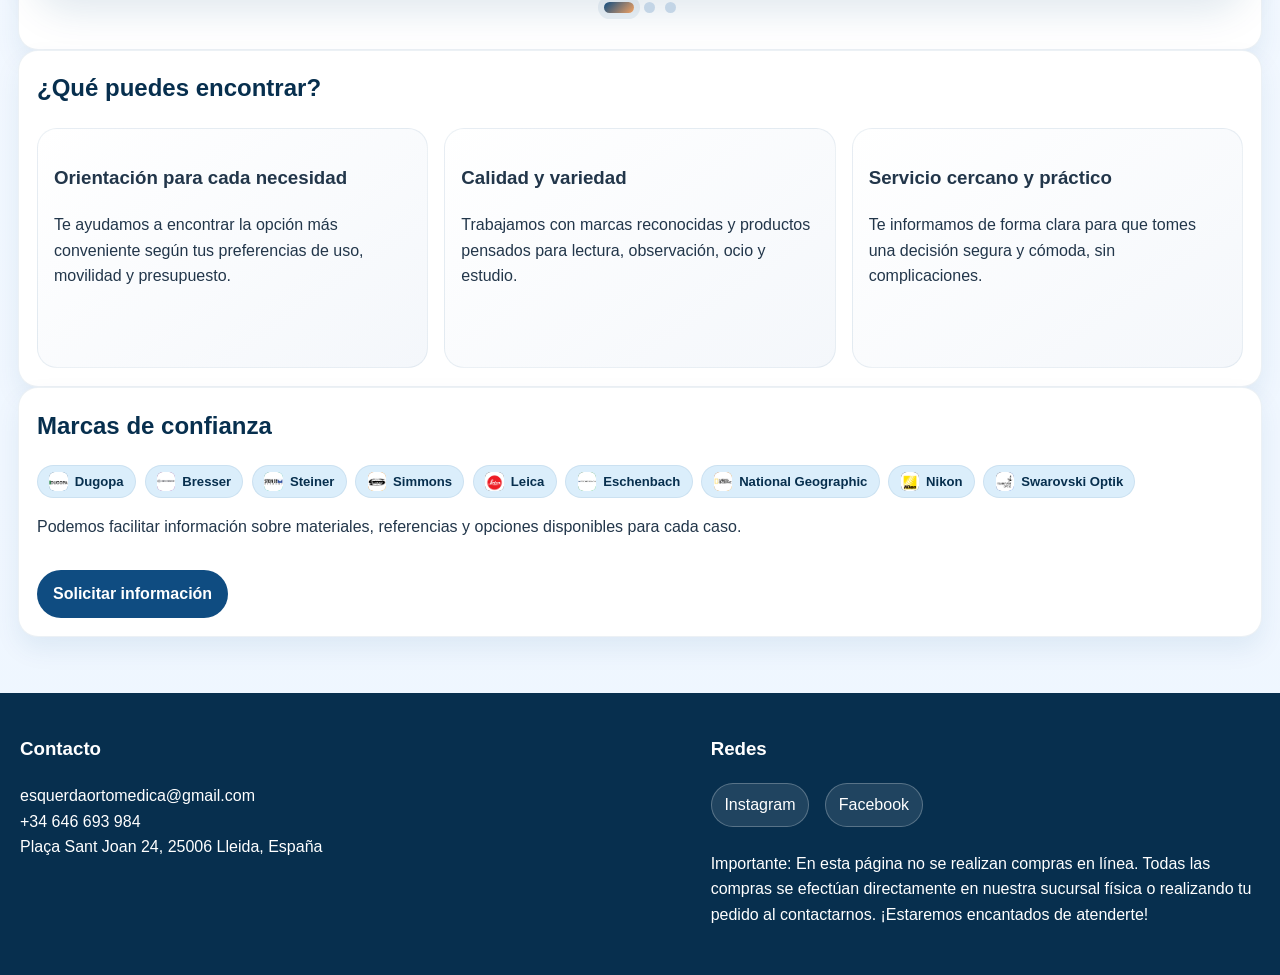
<file: html/optica.html>
﻿<!DOCTYPE html>
<html lang="es">
  <head>
    <meta charset="UTF-8" />
    <meta name="viewport" content="width=device-width, initial-scale=1.0" />
    <title>Óptica - Esquerda</title>
    <link rel="stylesheet" href="../Css/estilo_principal.css" />
    <link rel="icon" href="../Imagenes/logo pagina web.png" type="image/png" />
  </head>
  <body>
    <header class="topbar">
      <div class="brand-banner">
        <div class="brand-mark">
          <img src="../Imagenes/Foto del logo Esquerda.png">
        </div>
        <div>
          <div data-i18n-es="Esquerda Ortomedica-Óptica" data-i18n-ca="Esquerda Ortopèdica-Òptica">Esquerda Ortomedica-Óptica</div>
          <small data-i18n-es="Atención especializada" data-i18n-ca="Atenció especialitzada">Atención especializada</small>
        </div>
      </div>
      <nav>
        <ul class="nav-links">
          <li><a href="../html/inicio.html" data-i18n-es="Inicio" data-i18n-ca="Inici">Inicio</a></li>
          <li><a href="../html/optica.html" data-i18n-es="Óptica" data-i18n-ca="Òptica">Óptica</a></li>
          <li><a href="../html/ortopedia.html" data-i18n-es="Ortomédica" data-i18n-ca="Ortopèdica">Ortomédica</a></li>
          <li><a href="../html/Contactar.html" data-i18n-es="Contactanos" data-i18n-ca="Contacta'ns">Contactanos</a></li>
          <li><a href="#" data-i18n-es="Productos" data-i18n-ca="Productes">Productos</a>
            <div class="dropdown-menu">
              <a href="../html/productos_optica.html">Productos Óptica</a>
              <a href="../html/productos_ortopedia.html">Productos Ortopedia</a>
              <a href="../html/extras.html">Productos Extras</a>
            </div>
          </li>
        </ul>
      </nav>
      <div class="lang-switcher">
        <button type="button"><span data-lang-label>ES</span> ▾</button>
        <div class="lang-menu">
          <button type="button" data-lang-option="es">Español</button>
          <button type="button" data-lang-option="ca">Català</button>
        </div>
      </div>
    </header>
    <main>
      <div class="container">
        <section class="section-card">
          <div class="hero-banner">
            <div>
              <p class="eyebrow">Asesoramiento profesional</p>
              <h1 data-i18n-es="Óptica Esquerda" data-i18n-ca="Òptica Esquerda">Óptica Esquerda</h1>
              <p data-i18n-es="Descubre una selección de productos pensados para mejorar tu experiencia en cada momento. Observa paisajes con prismáticos, aprecia los pequeños detalles con lupas o explora el mundo microscópico con nuestros microscopios." data-i18n-ca="Descobreix una selecció de productes pensats per millorar la teva experiència a cada moment. Observa paisatges amb prismàtics, aprecia els petits detalls amb lupes o explora el món microscòpic amb els microscopis.">Descubre una selección de productos pensados para mejorar tu experiencia en cada momento. Observa paisajes con prismáticos, aprecia los pequeños detalles con lupas o explora el mundo microscópico con nuestros microscopios.</p>
              <div class="cards">
                <div class="card">
                  <img src="../Imagenes/lupas optica.png" alt="Lupa Bresser" />
                  <h3 data-i18n-es="Lupas" data-i18n-ca="Lupes">Lupas</h3>
                  <p data-i18n-es="Modelos para lectura y uso diario con distintos aumentos." data-i18n-ca="Models per a lectura i ús diari amb diferents augments.">Modelos para lectura y uso diario con distintos aumentos.</p>
                </div>
                <div class="card">
                  <img src="../Imagenes/prismaticos optica.png" alt="Prismáticos Bresser" />
                  <h3 data-i18n-es="Lentes prismáticos" data-i18n-ca="Lents prismàtics">Lentes prismáticos</h3>
                  <p data-i18n-es="Soluciones prácticas para personas que necesitan mayor comodidad visual." data-i18n-ca="Solucions pràctiques per a persones que necessiten major comoditat visual.">Soluciones prácticas para personas que necesitan mayor comodidad visual.</p>
                </div>
                <div class="card">
                  <img src="../Imagenes/prismaticos bolsillo optica.png" alt="Prismáticos de bolsillo" />
                  <h3 data-i18n-es="Prismáticos de bolsillo y grandes" data-i18n-ca="Prismàtics de butxaca i grans">Prismáticos de bolsillo y grandes</h3>
                  <p data-i18n-es="Opciones para observación y actividades específicas." data-i18n-ca="Opcions per a observació i activitats específiques.">Opciones para observación y actividades específicas.</p>
                </div>
                <div class="card">
                  <img src="../Imagenes/telescopios optica.png" alt="Telescopios y microscopios" />
                  <h3 data-i18n-es="Telescopios y microscopios" data-i18n-ca="Telescopis i microscopis">Telescopios y microscopios</h3>
                  <p data-i18n-es="Material útil para estudio, observación y ocio." data-i18n-ca="Material útil per a estudi, observació i oci.">Material útil para estudio, observación y ocio.</p>
                </div>
              </div>
            </div>
            <div class="hero-card">
              <p class="eyebrow hero-card-eyebrow">Atención cercana</p>
              <h3>Productos orientados a disfrutar, observar y aprender</h3>
              <ul>
                <li>Asesoramiento personalizado para elegir el modelo más adecuado.</li>
                <li>Acceso a referencias de grandes marcas y productos de calidad.</li>
                <li>Información práctica para uso diario, ocio o observación especializada.</li>
              </ul>
            </div>
          </div>
          <a href="../html/productos_optica.html" class="btn" data-i18n-es="Ver productos" data-i18n-ca="Veure productes">Ver productos</a>
        </section>
        <section class="section-card">
          <h2 data-i18n-es="Descubre nuestras recomendaciones" data-i18n-ca="Descobreix les nostres recomanacions">Descubre nuestras recomendaciones</h2>
          <p data-i18n-es="Seleccionamos productos destacados para acompañar a quienes buscan comodidad visual, precisión y experiencias de observación más completas." data-i18n-ca="Seleccionem productes destacats per acompanyar qui busca comoditat visual, precisió i experiències d'observació més completes.">Seleccionamos productos destacados para acompañar a quienes buscan comodidad visual, precisión y experiencias de observación más completas.</p>
          <div class="carousel">
            <div class="carousel-slide active">
              <div class="carousel-copy">
                <h3>Prismáticos para viajar y disfrutar del paisaje</h3>
                <p>Modelos compactos y versátiles con gran nitidez para salidas, turismo y observación diaria.</p>
              </div>
              <div class="carousel-visual">
                <img src="../Imagenes/Carrousel/Prismaticos carrousel.png" alt="Prismáticos Bresser" />
              </div>
            </div>
            <div class="carousel-slide">
              <div class="carousel-copy">
                <h3>Lupas ideales para lectura y detalle</h3>
                <p>Una solución práctica para lectura, manuales y trabajos de precisión con distintos aumentos.</p>
              </div>
              <div class="carousel-visual">
                <img src="../Imagenes/Carrousel/Lupa carrousel.png" alt="Lupa Bresser" />
              </div>
            </div>
            <div class="carousel-slide">
              <div class="carousel-copy">
                <h3>Telescopios para explorar el cielo y la naturaleza</h3>
                <p>Opciones recomendadas tanto para iniciarse en la astronomía como para disfrutar de la observación terrestre.</p>
              </div>
              <div class="carousel-visual">
                <img src="../Imagenes/Carrousel/Telescopio carrousel.png" alt="Telescopio National Geographic" />
              </div>
            </div>
          </div>
          <div class="carousel-dots">
            <span class="active"></span>
            <span></span>
            <span></span>
          </div>
        </section>
        <section class="section-card">
          <h2 data-i18n-es="¿Qué puedes encontrar?" data-i18n-ca="Què pots trobar?">¿Qué puedes encontrar?</h2>
          <div class="feature-grid">
            <article class="feature-card">
              <h3 data-i18n-es="Orientación para cada necesidad" data-i18n-ca="Orientació per a cada necessitat">Orientación para cada necesidad</h3>
              <p data-i18n-es="Te ayudamos a encontrar la opción más conveniente según tus preferencias de uso, movilidad y presupuesto." data-i18n-ca="T'ajudem a trobar l'opció més convenient segons les teves preferències d'ús, mobilitat i pressupost.">Te ayudamos a encontrar la opción más conveniente según tus preferencias de uso, movilidad y presupuesto.</p>
            </article>
            <article class="feature-card">
              <h3 data-i18n-es="Calidad y variedad" data-i18n-ca="Qualitat i varietat">Calidad y variedad</h3>
              <p data-i18n-es="Trabajamos con marcas reconocidas y productos pensados para lectura, observación, ocio y estudio." data-i18n-ca="Treballam amb marques reconegudes i productes pensats per a lectura, observació, oci i estudi.">Trabajamos con marcas reconocidas y productos pensados para lectura, observación, ocio y estudio.</p>
            </article>
            <article class="feature-card">
              <h3 data-i18n-es="Servicio cercano y práctico" data-i18n-ca="Servei proper i pràctic">Servicio cercano y práctico</h3>
              <p data-i18n-es="Te informamos de forma clara para que tomes una decisión segura y cómoda, sin complicaciones." data-i18n-ca="T'informem de manera clara perquè prenguis una decisió segura i còmoda, sense complicacions.">Te informamos de forma clara para que tomes una decisión segura y cómoda, sin complicaciones.</p>
            </article>
          </div>
        </section>
        <section class="section-card">
          <h2 data-i18n-es="Marcas de confianza" data-i18n-ca="Marques de confiança">Marcas de confianza</h2>
          <div class="badges">
            <span class="badge"><span class="badge-logo badge-logo-dugopa" aria-hidden="true"><img src="../Imagenes/Logo de las marcas/logo dugopa.png" alt=""></span><span class="badge-label">Dugopa</span></span>
            <span class="badge"><span class="badge-logo badge-logo-bresser" aria-hidden="true"><img src="../Imagenes/Logo de las marcas/Logo Bresser.png" alt=""></span><span class="badge-label">Bresser</span></span>
            <span class="badge"><span class="badge-logo badge-logo-steiner" aria-hidden="true"><img src="../Imagenes/Logo de las marcas/Logo Steiner.png" alt=""></span><span class="badge-label">Steiner</span></span>
            <span class="badge"><span class="badge-logo badge-logo-simmons" aria-hidden="true"><img src="../Imagenes/Logo de las marcas/Logo simmons.png" alt=""></span><span class="badge-label">Simmons</span></span>
            <span class="badge"><span class="badge-logo badge-logo-leica" aria-hidden="true"><img src="../Imagenes/Logo de las marcas/Logo Leica.png" alt=""></span><span class="badge-label">Leica</span></span>
            <span class="badge"><span class="badge-logo badge-logo-eschenbach" aria-hidden="true"><img src="../Imagenes/Logo de las marcas/logo eschenbach.png" alt=""></span><span class="badge-label">Eschenbach</span></span>
            <span class="badge"><span class="badge-logo badge-logo-national" aria-hidden="true"><img src="../Imagenes/Logo de las marcas/logo national geographic.png" alt=""></span><span class="badge-label">National Geographic</span></span>
            <span class="badge"><span class="badge-logo badge-logo-nikkon" aria-hidden="true"><img src="../Imagenes/Logo de las marcas/logo Nikkon.png" alt=""></span><span class="badge-label">Nikon</span></span>
            <span class="badge"><span class="badge-logo badge-logo-swarovski" aria-hidden="true"><img src="../Imagenes/Logo de las marcas/logo swarovski optik.png" alt=""></span><span class="badge-label">Swarovski Optik</span></span>
          </div>
          <p data-i18n-es="Podemos facilitar información sobre materiales, referencias y opciones disponibles para cada caso." data-i18n-ca="Podem facilitar informació sobre materials, referències i opcions disponibles per a cada cas.">Podemos facilitar información sobre materiales, referencias y opciones disponibles para cada caso.</p>
          <a href="../html/Contactar.html" class="btn" data-i18n-es="Solicitar información" data-i18n-ca="Sol·licitar informació">Solicitar información</a>
        </section>
      </div>
    </main>
    <footer>
      <div class="footer-grid">
        <div>
          <h3 data-i18n-es="Contacto" data-i18n-ca="Contacte">Contacto</h3>
          <p>esquerdaortomedica@gmail.com<br />+34 646 693 984<br />Plaça Sant Joan 24, 25006 Lleida, España</p>
        </div>
        <div>
          <h3 data-i18n-es="Redes" data-i18n-ca="Xarxes">Redes</h3>
          <div class="socials">
            <a href="https://www.instagram.com/casaesquerda/" target="_blank" rel="noreferrer">Instagram</a>
            <a href="https://www.facebook.com" target="_blank" rel="noreferrer">Facebook</a>
          </div>
          <p data-i18n-es="Importante: En esta página no se realizan compras en línea. Todas las compras se efectúan directamente en nuestra sucursal física o realizando tu pedido al contactarnos. ¡Estaremos encantados de atenderte!" data-i18n-ca="Important: En aquesta pàgina no es fan compres en línia. Totes les compres s'efectuen directament a la nostra sucursal física o realitzant la teva comanda en contactar-nos. Estarem encantats d'atendre't!">Importante: En esta página no se realizan compras online. Todas las compras se efectúan directamente en nuestra sucursal física o realizando tu pedido al contactarnos. ¡Estaremos encantados de atenderte!</p>
        </div>
      </div>
    </footer>
    <script src="../Java script/main.js"></script>
  </body>
</html>
</file>
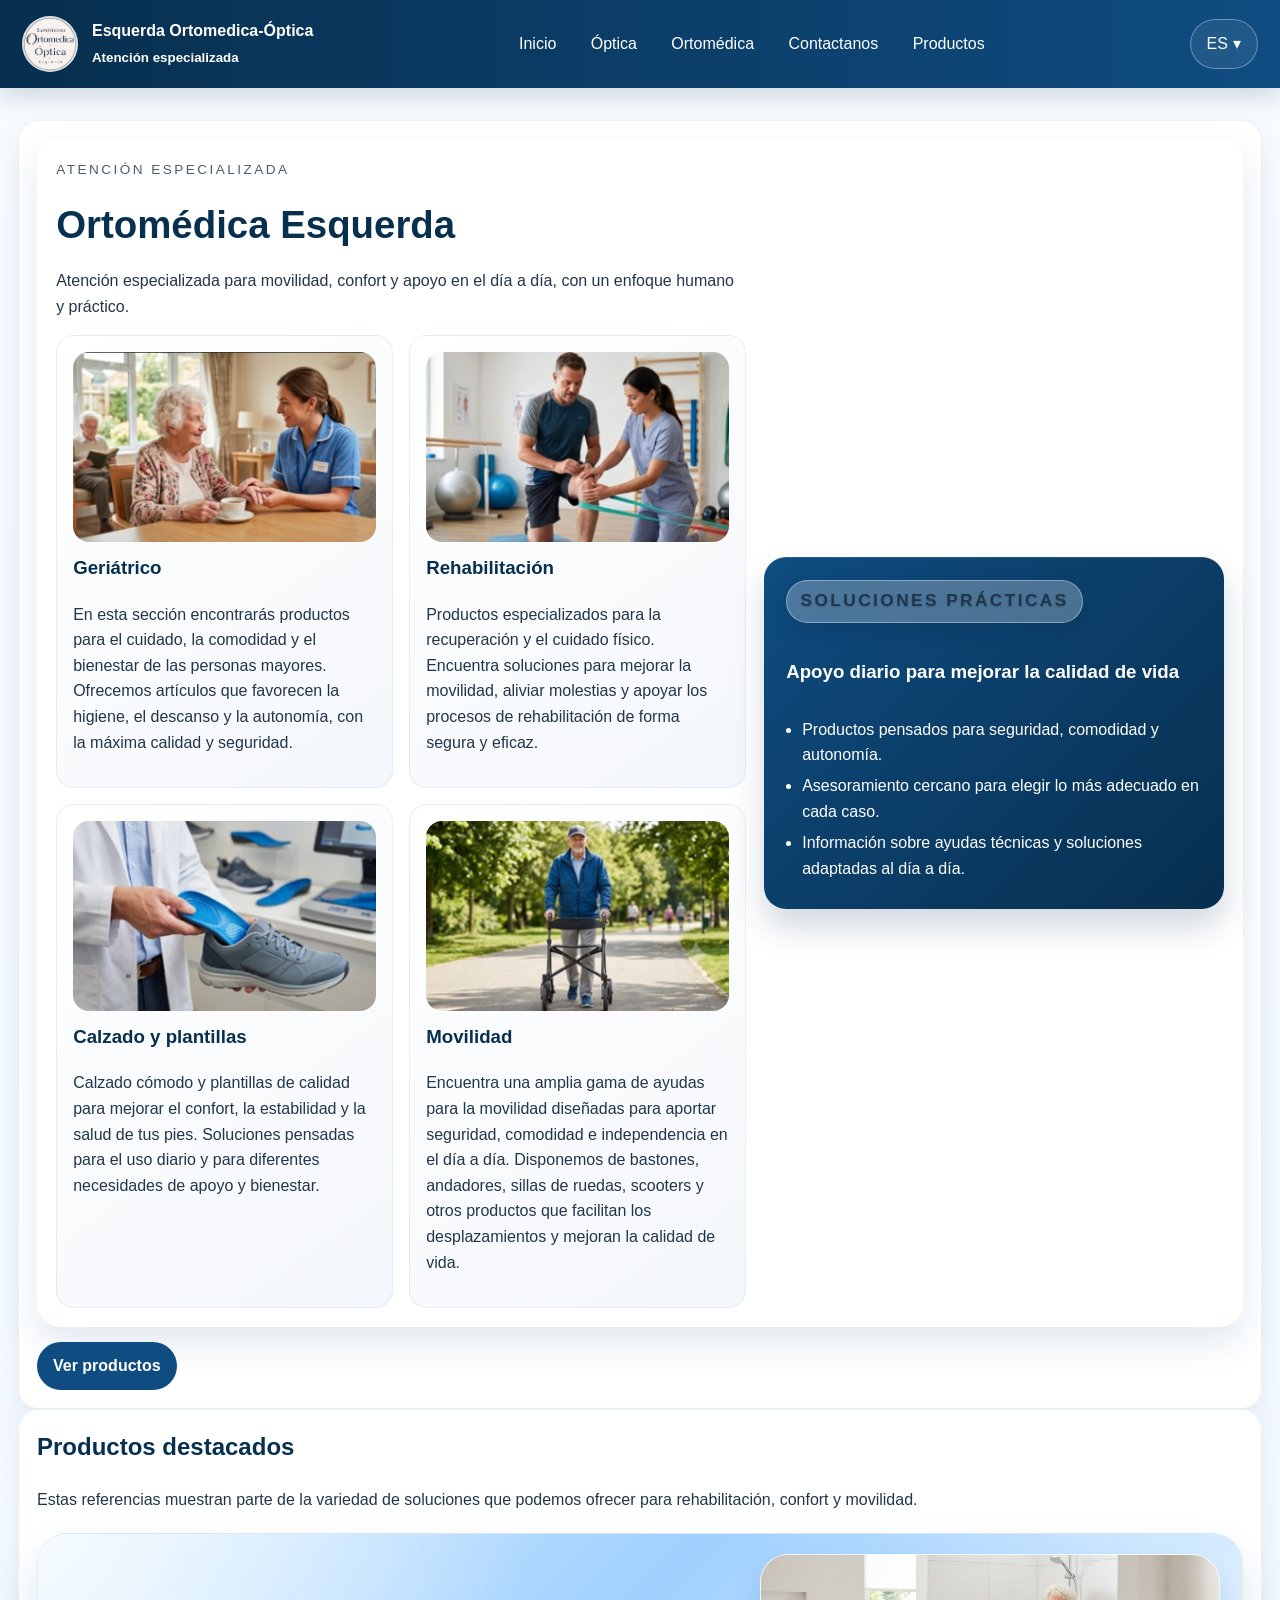
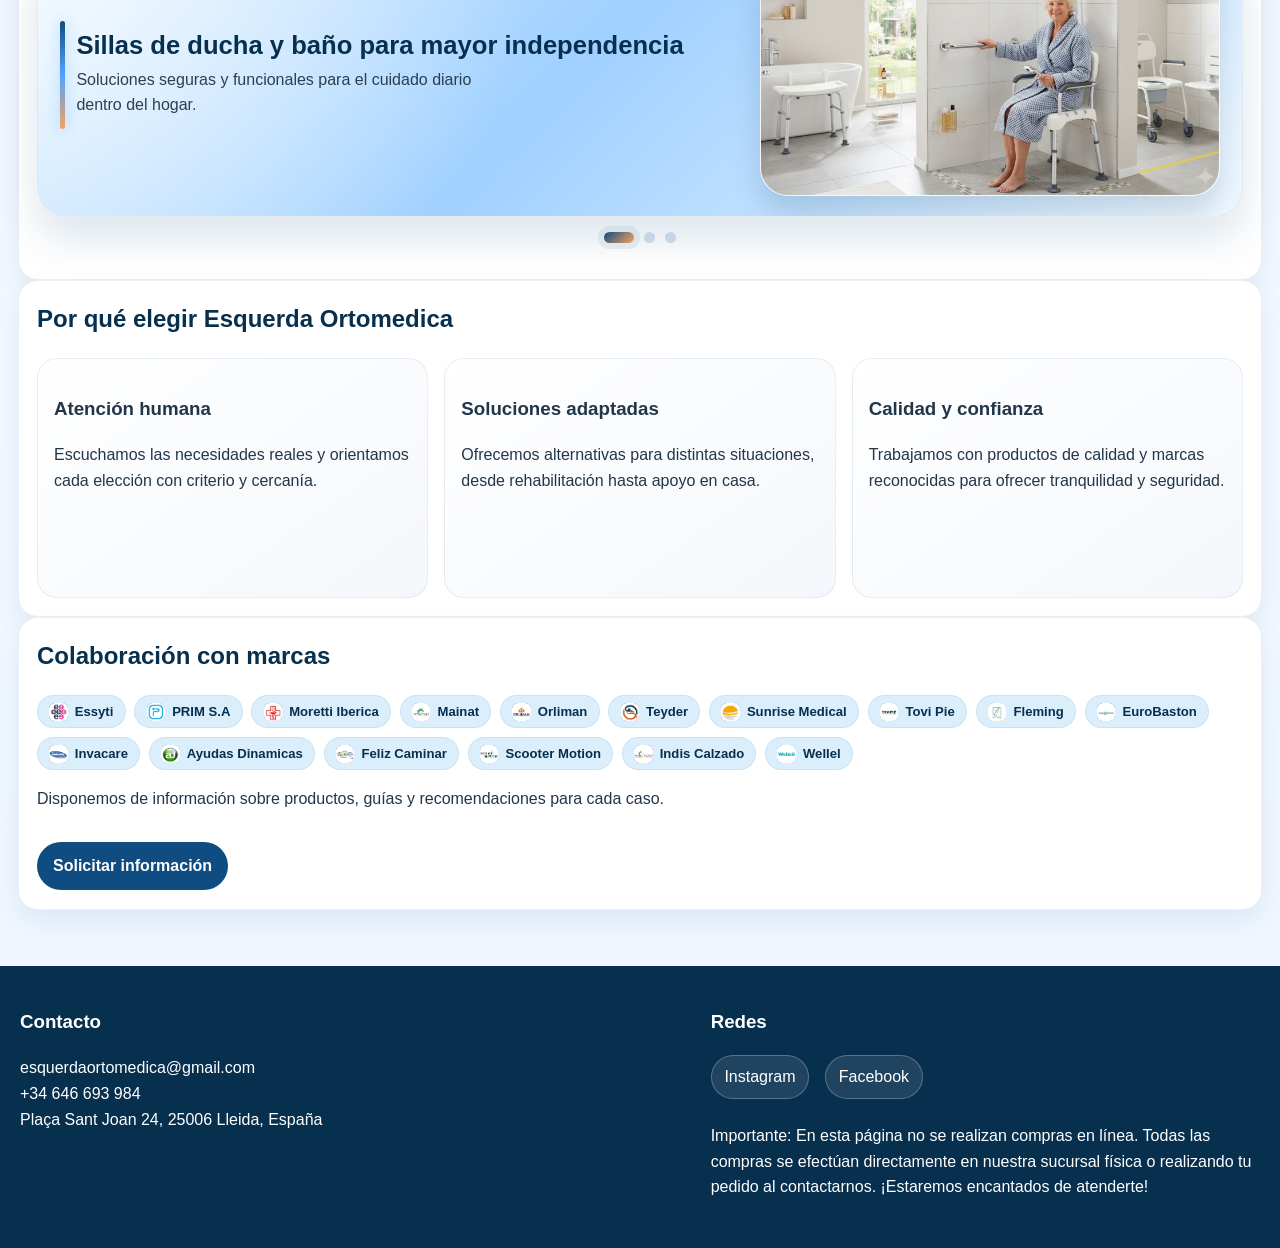
<file: html/ortopedia.html>
﻿<!DOCTYPE html>
<html lang="es">
  <head>
    <meta charset="UTF-8" />
    <meta name="viewport" content="width=device-width, initial-scale=1.0" />
    <title>Ortomédica - Esquerda</title>
    <link rel="stylesheet" href="../Css/estilo_principal.css" />
    <link rel="icon" href="../Imagenes/logo pagina web.png" type="image/png" />
  </head>
  <body>
    <header class="topbar">
      <div class="brand-banner">
        <div class="brand-mark">
          <img src="../Imagenes/Foto del logo Esquerda.png">
        </div>
        <div>
          <div data-i18n-es="Esquerda Ortomedica-Óptica" data-i18n-ca="Esquerda Ortopèdica-Òptica">Esquerda Ortomedica-Óptica</div>
          <small data-i18n-es="Atención especializada" data-i18n-ca="Atenció especialitzada">Atención especializada</small></div>
        </div>
        <nav>
          <ul class="nav-links">
            <li><a href="../html/inicio.html" data-i18n-es="Inicio" data-i18n-ca="Inici">Inicio</a></li>
            <li><a href="../html/optica.html" data-i18n-es="Óptica" data-i18n-ca="Òptica">Óptica</a></li>
            <li><a href="../html/ortopedia.html" data-i18n-es="Ortomédica" data-i18n-ca="Ortopèdica">Ortomédica</a></li>
            <li><a href="../html/Contactar.html" data-i18n-es="Contactanos" data-i18n-ca="Contacta'ns">Contactanos</a></li>
            <li><a href="#" data-i18n-es="Productos" data-i18n-ca="Productes">Productos</a>
              <div class="dropdown-menu">
                <a href="../html/productos_optica.html">Productos Óptica</a>
                <a href="../html/productos_ortopedia.html">Productos Ortopedia</a>
                <a href="../html/extras.html">Productos Extras</a>
              </div>
            </li>
          </ul>
        </nav>
        <div class="lang-switcher">
          <button type="button"><span data-lang-label>ES</span> ▾</button>
          <div class="lang-menu">
            <button type="button" data-lang-option="es">Español</button>
            <button type="button" data-lang-option="ca">Català</button>
          </div>
        </div>
    </header>
    <main>
      <div class="container">
        <section class="section-card">
          <div class="hero-banner">
            <div>
              <p class="eyebrow">Atención especializada</p>
              <h1 data-i18n-es="Ortomédica Esquerda" data-i18n-ca="Ortopèdica Esquerda">Ortomédica Esquerda</h1>
              <p data-i18n-es="Atención especializada para movilidad, confort y apoyo en el día a día, con un enfoque humano y práctico." data-i18n-ca="Atenció especialitzada per a mobilitat, confort i suport en el dia a dia, amb un enfocament humà i pràctic.">Atención especializada para movilidad, confort y apoyo en el día a día, con un enfoque humano y práctico.</p>
              <div class="cards">
                <div class="card">
                  <img src="../Imagenes/geriatrico ortomedica.png" alt="Cama geriátrica" />
                  <h3 data-i18n-es="Geriátrico" data-i18n-ca="Geriàtric">Geriátrico</h3>
                  <p data-i18n-es="En esta sección encontrarás productos para el cuidado, la comodidad y el bienestar de las personas mayores. Ofrecemos artículos que favorecen la higiene, el descanso y la autonomía, con la máxima calidad y seguridad." data-i18n-ca="En aquesta secció trobaràs productes per a la cura, la comoditat i el benestar de la gent gran. Oferim articles que afavoreixen la higiene, el descans i l'autonomia, amb la màxima qualitat i seguretat.">En esta sección encontrarás productos para el cuidado, la comodidad y el bienestar de las personas mayores. Ofrecemos artículos que favorecen la higiene, el descanso y la autonomía, con la máxima calidad y seguridad.</p>
                </div>
                <div class="card">
                  <img src="../Imagenes/rehabilitacion ortomedica.png" alt="Productos de rehabilitación" />
                  <h3 data-i18n-es="Rehabilitación" data-i18n-ca="Rehabilitació">Rehabilitación</h3>
                  <p data-i18n-es="Productos especializados para la recuperación y el cuidado físico. Encuentra soluciones para mejorar la movilidad, aliviar molestias y apoyar los procesos de rehabilitación de forma segura y eficaz." data-i18n-ca="Productes especialitzats per a la recuperació i la cura física. Troba solucions per millorar la mobilitat, alleujar molèsties i donar suport als processos de rehabilitació de manera segura i eficaç.">Productos especializados para la recuperación y el cuidado físico. Encuentra soluciones para mejorar la movilidad, aliviar molestias y apoyar los procesos de rehabilitación de forma segura y eficaz.</p>
                </div>
                <div class="card">
                  <img src="../Imagenes/calzado y plantillas ortomedica.png" alt="Calzado y plantillas" />
                  <h3 data-i18n-es="Calzado y plantillas" data-i18n-ca="Calçat i plantilles">Calzado y plantillas</h3>
                  <p data-i18n-es="Calzado cómodo y plantillas de calidad para mejorar el confort, la estabilidad y la salud de tus pies. Soluciones pensadas para el uso diario y para diferentes necesidades de apoyo y bienestar." data-i18n-ca="Calçat còmode i plantilles de qualitat per millorar el confort, estabilitat i salut dels teus peus. Solucions pensades per a ús diari i per a diferents necessitats de suport i benestar.">Calzado cómodo y plantillas de calidad para mejorar el confort, la estabilidad y la salud de tus pies. Soluciones pensadas para el uso diario y para diferentes necesidades de apoyo y bienestar.</p>
                </div>
                <div class="card">
                  <img src="../Imagenes/movilidad ortomedica.png" alt="Ayuda para movilidad" />
                  <h3 data-i18n-es="Movilidad" data-i18n-ca="Mobilitat">Movilidad</h3>
                  <p data-i18n-es="Encuentra una amplia gama de ayudas para la movilidad diseñadas para aportar seguridad, comodidad e independencia en el día a día. Disponemos de bastones, andadores, sillas de ruedas, scooters y otros productos que facilitan los desplazamientos y mejoran la calidad de vida." data-i18n-ca="Troba una àmplia gamma d'ajuts per a la mobilitat dissenyats per aportar seguretat, comoditat i independència al dia a dia. Disposem de bastons, caminadors, cadires de rodes, scooters i altres productes que faciliten els desplaçaments i milloren la qualitat de vida.">Encuentra una amplia gama de ayudas para la movilidad diseñadas para aportar seguridad, comodidad e independencia en el día a día. Disponemos de bastones, andadores, sillas de ruedas, scooters y otros productos que facilitan los desplazamientos y mejoran la calidad de vida.</p>
                </div>
              </div>
            </div>
            <div class="hero-card">
              <p class="eyebrow hero-card-eyebrow">Soluciones prácticas</p>
              <h3>Apoyo diario para mejorar la calidad de vida</h3>
              <ul>
                <li>Productos pensados para seguridad, comodidad y autonomía.</li>
                <li>Asesoramiento cercano para elegir lo más adecuado en cada caso.</li>
                <li>Información sobre ayudas técnicas y soluciones adaptadas al día a día.</li>
              </ul>
            </div>
          </div>
          <a href="../html/productos_ortopedia.html" class="btn" data-i18n-es="Ver productos" data-i18n-ca="Veure productes">Ver productos</a>
        </section>
        <section class="section-card">
          <h2 data-i18n-es="Productos destacados" data-i18n-ca="Productes destacats">Productos destacados</h2>
          <p data-i18n-es="Estas referencias muestran parte de la variedad de soluciones que podemos ofrecer para rehabilitación, confort y movilidad." data-i18n-ca="Aquestes referències mostren part de la varietat de solucions que podem oferir per a rehabilitació, confort i mobilitat.">Estas referencias muestran parte de la variedad de soluciones que podemos ofrecer para rehabilitación, confort y movilidad.</p>
          <div class="carousel">
            <div class="carousel-slide active">
              <div class="carousel-copy">
                <h3>Sillas de ducha y baño para mayor independencia</h3>
                <p>Soluciones seguras y funcionales para el cuidado diario dentro del hogar.</p>
              </div>
              <div class="carousel-visual">
                <img src="../Imagenes/Carrousel/Sillas de baños.png" alt="Silla de ducha" />
              </div>
            </div>
            <div class="carousel-slide">
              <div class="carousel-copy">
                <h3>Ayudas para movilidad y traslado</h3>
                <p>Productos como grúas, barras y sistemas de apoyo que facilitan el día a día.</p>
              </div>
              <div class="carousel-visual">
                <img src="../Imagenes/Carrousel/Movilidad.png" alt="Grua sedestación" />
              </div>
            </div>
            <div class="carousel-slide">
              <div class="carousel-copy">
                <h3>Calzado y plantillas para mayor confort</h3>
                <p>Opciones recomendadas para mejorar la postura, reducir molestias y acompañar cada paso.</p>
              </div>
              <div class="carousel-visual">
                <img src="../Imagenes/Carrousel/calzado y plantillas.png" alt="Zapato postquirúrgico" />
              </div>
            </div>
          </div>
          <div class="carousel-dots">
            <span class="active"></span>
            <span></span>
            <span></span>
          </div>
        </section>
        <section class="section-card">
          <h2 data-i18n-es="Por qué elegir Esquerda Ortomedica" data-i18n-ca="Per què escollir Esquerda Ortomedica">Por qué elegir Esquerda Ortomedica</h2>
          <div class="feature-grid">
            <article class="feature-card">
              <h3 data-i18n-es="Atención humana" data-i18n-ca="Atenció humana">Atención humana</h3>
              <p data-i18n-es="Escuchamos las necesidades reales y orientamos cada elección con criterio y cercanía." data-i18n-ca="Escoltem les necessitats reals i orientem cada elecció amb criteri i proximitat.">Escuchamos las necesidades reales y orientamos cada elección con criterio y cercanía.</p>
            </article>
            <article class="feature-card">
              <h3 data-i18n-es="Soluciones adaptadas" data-i18n-ca="Solucions adaptades">Soluciones adaptadas</h3>
              <p data-i18n-es="Ofrecemos alternativas para distintas situaciones, desde rehabilitación hasta apoyo en casa." data-i18n-ca="Oferim alternatives per a diferents situacions, des de rehabilitació fins a suport a casa.">Ofrecemos alternativas para distintas situaciones, desde rehabilitación hasta apoyo en casa.</p>
            </article>
            <article class="feature-card">
              <h3 data-i18n-es="Calidad y confianza" data-i18n-ca="Qualitat i confiança">Calidad y confianza</h3>
              <p data-i18n-es="Trabajamos con productos de calidad y marcas reconocidas para ofrecer tranquilidad y seguridad." data-i18n-ca="Treballam amb productes de qualitat i marques reconegudes per oferir tranquil·litat i seguretat.">Trabajamos con productos de calidad y marcas reconocidas para ofrecer tranquilidad y seguridad.</p>
            </article>
          </div>
        </section>
        <section class="section-card">
          <h2 data-i18n-es="Colaboración con marcas" data-i18n-ca="Col·laboració amb marques">Colaboración con marcas</h2>
          <div class="badges">
            <span class="badge"><span class="badge-logo badge-logo-essyti" aria-hidden="true"><img src="../Imagenes/Logo de las marcas/Logo essity.png"></span><span class="badge-label">Essyti</span></span>
            <span class="badge"><span class="badge-logo badge-logo-prim" aria-hidden="true"><img src="../Imagenes/Logo de las marcas/logo prim s.a.png"></span><span class="badge-label">PRIM S.A</span></span>
            <span class="badge"><span class="badge-logo badge-logo-moretti" aria-hidden="true"><img src="../Imagenes/Logo de las marcas/Logo moreti iberica.png"></span><span class="badge-label">Moretti Iberica</span></span>
            <span class="badge"><span class="badge-logo badge-logo-mainat" aria-hidden="true"><img src="../Imagenes/Logo de las marcas/Logo mainat.png"></span><span class="badge-label">Mainat</span></span>
            <span class="badge"><span class="badge-logo badge-logo-orliman" aria-hidden="true"><img src="../Imagenes/Logo de las marcas/Logo Orliman.png"></span><span class="badge-label">Orliman</span></span>
            <span class="badge"><span class="badge-logo badge-logo-teyder" aria-hidden="true"><img src="../Imagenes/Logo de las marcas/Logo Teyder.png"></span><span class="badge-label">Teyder</span></span>
            <span class="badge"><span class="badge-logo badge-logo-sunrise" aria-hidden="true"><img src="../Imagenes/Logo de las marcas/logo sunrise medical.png"></span><span class="badge-label">Sunrise Medical</span></span>
            <span class="badge"><span class="badge-logo badge-logo-tovi" aria-hidden="true"><img src="../Imagenes/Logo de las marcas/Logo tovipie.png"></span><span class="badge-label">Tovi Pie</span></span>
            <span class="badge"><span class="badge-logo badge-logo-fleming" aria-hidden="true"><img src="../Imagenes/Logo de las marcas/Logo fleming.png"></span><span class="badge-label">Fleming</span></span>
            <span class="badge"><span class="badge-logo badge-logo-eurobaston" aria-hidden="true"><img src="../Imagenes/Logo de las marcas/logo eurobaston.png"></span><span class="badge-label">EuroBaston</span></span>
            <span class="badge"><span class="badge-logo badge-logo-invacare" aria-hidden="true"><img src="../Imagenes/Logo de las marcas/logo invacare.png"></span><span class="badge-label">Invacare</span></span>
            <span class="badge"><span class="badge-logo badge-logo-ayudas" aria-hidden="true"><img src="../Imagenes/Logo de las marcas/logo ayuda dinamicas.png"></span><span class="badge-label">Ayudas Dinamicas</span></span>
            <span class="badge"><span class="badge-logo badge-logo-feliz" aria-hidden="true"><img src="../Imagenes/Logo de las marcas/logo Feliz caminar.png"></span><span class="badge-label">Feliz Caminar</span></span>
            <span class="badge"><span class="badge-logo badge-logo-scooter" aria-hidden="true"><img src="../Imagenes/Logo de las marcas/logo scoot motion.png"></span><span class="badge-label">Scooter Motion</span></span>
            <span class="badge"><span class="badge-logo badge-logo-indis" aria-hidden="true"><img src="../Imagenes/Logo de las marcas/Logo indis calzado.png"></span><span class="badge-label">Indis Calzado</span></span>
            <span class="badge"><span class="badge-logo badge-logo-wellel" aria-hidden="true"><img src="../Imagenes/Logo de las marcas/Logo wellel.png"></span><span class="badge-label">Wellel</span></span>
          </div>
          <p data-i18n-es="Disponemos de información sobre productos, guías y recomendaciones para cada caso." data-i18n-ca="Disposem d'informació sobre productes, guies i recomanacions per a cada cas.">Disponemos de información sobre productos, guías y recomendaciones para cada caso.</p>
          <a href="../html/Contactar.html" class="btn" data-i18n-es="Solicitar información" data-i18n-ca="Sol·licitar informació">Solicitar información</a>
        </section>
      </div>
    </main>
    <footer>
      <div class="footer-grid">
        <div><h3 data-i18n-es="Contacto" data-i18n-ca="Contacte">Contacto</h3>
          <p>esquerdaortomedica@gmail.com<br />+34 646 693 984<br />Plaça Sant Joan 24, 25006 Lleida, España</p></div>
          <div>
            <h3 data-i18n-es="Redes" data-i18n-ca="Xarxes">Redes</h3>
            <div class="socials">
              <a href="https://www.instagram.com/casaesquerda/" target="_blank" rel="noreferrer">Instagram</a>
              <a href="https://www.facebook.com" target="_blank" rel="noreferrer">Facebook</a>
            </div>
            <p data-i18n-es="Importante: En esta página no se realizan compras en línea. Todas las compras se efectúan directamente en nuestra sucursal física o realizando tu pedido al contactarnos. ¡Estaremos encantados de atenderte!" data-i18n-ca="Important: En aquesta pàgina no es fan compres en línia. Totes les compres s'efectuen directament a la nostra sucursal física o realitzant la teva comanda en contactar-nos. Estarem encantats d'atendre't!">Importante: En esta página no se realizan compras online. Todas las compras se efectúan directamente en nuestra sucursal física o realizando tu pedido al contactarnos. ¡Estaremos encantados de atenderte!</p>
          </div>
        </div>
      </footer>
      <script src="../Java script/main.js"></script>
  </body>
</html>
</file>
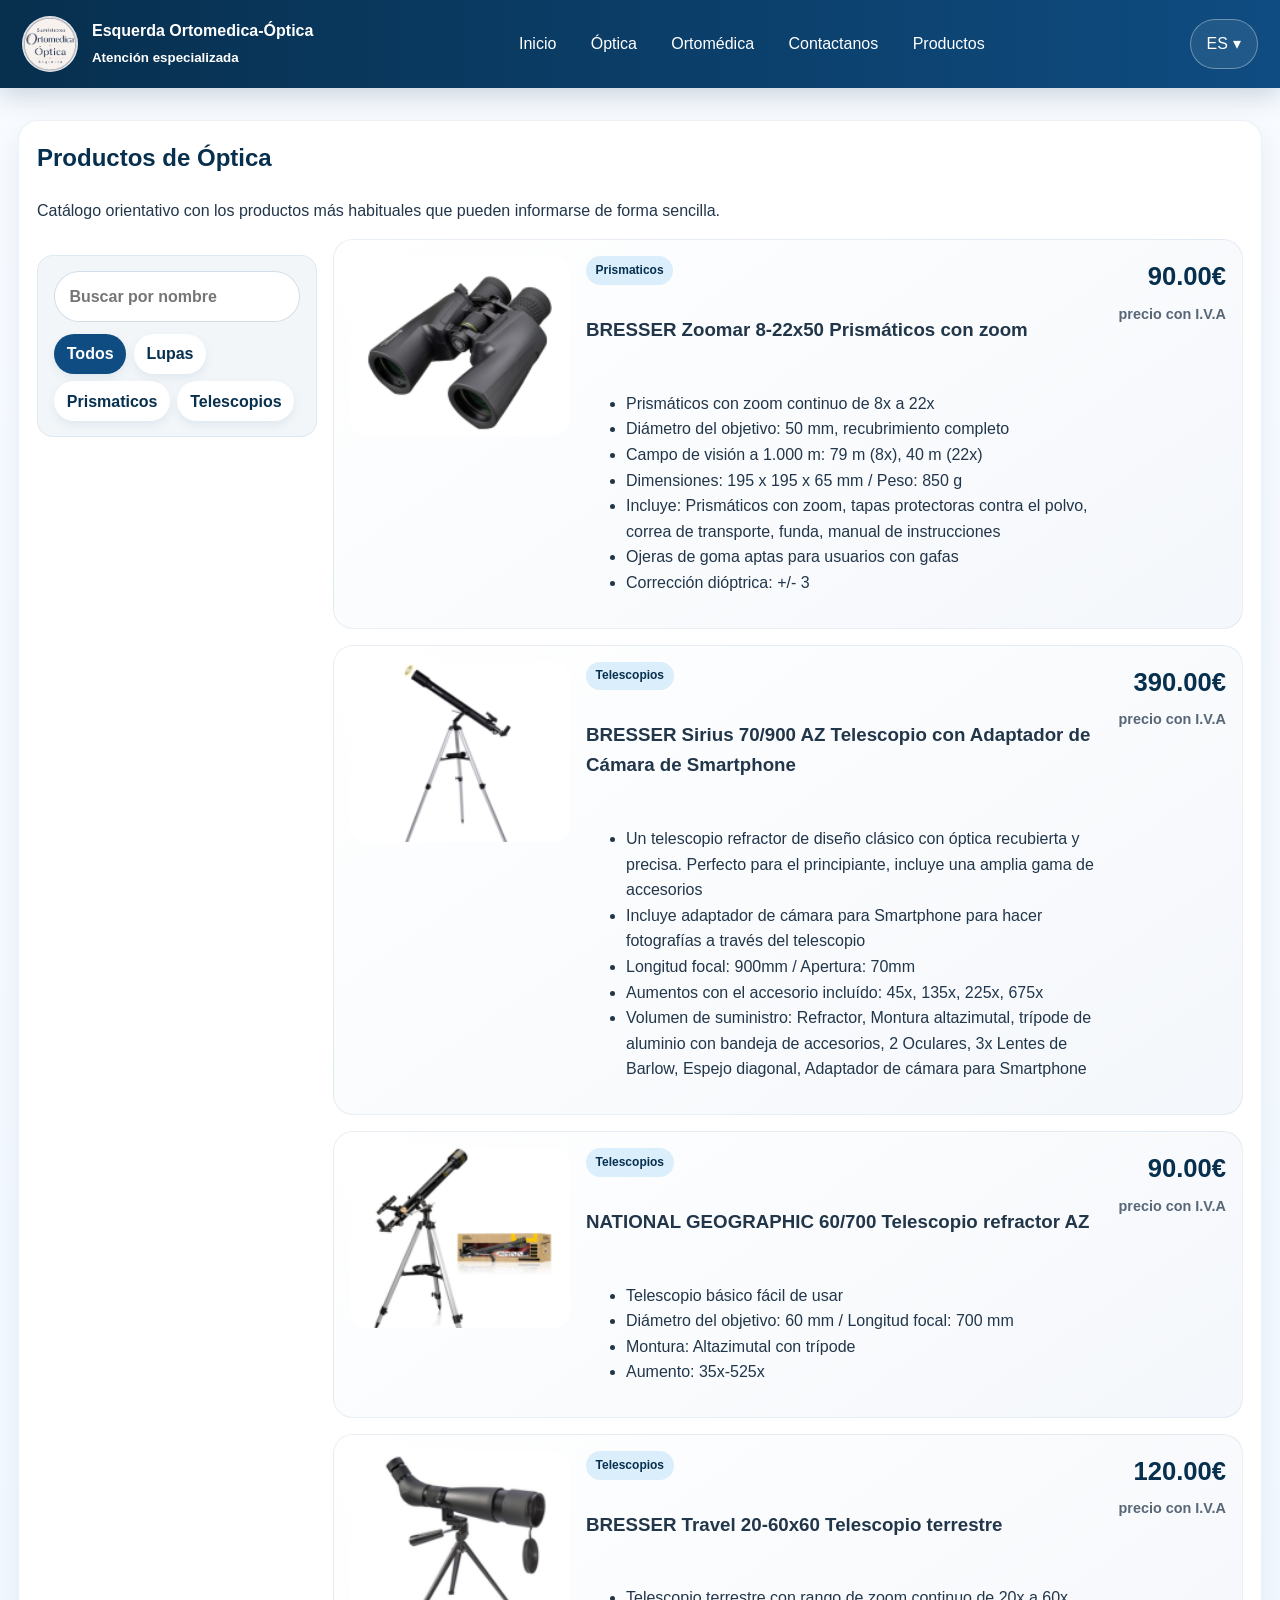
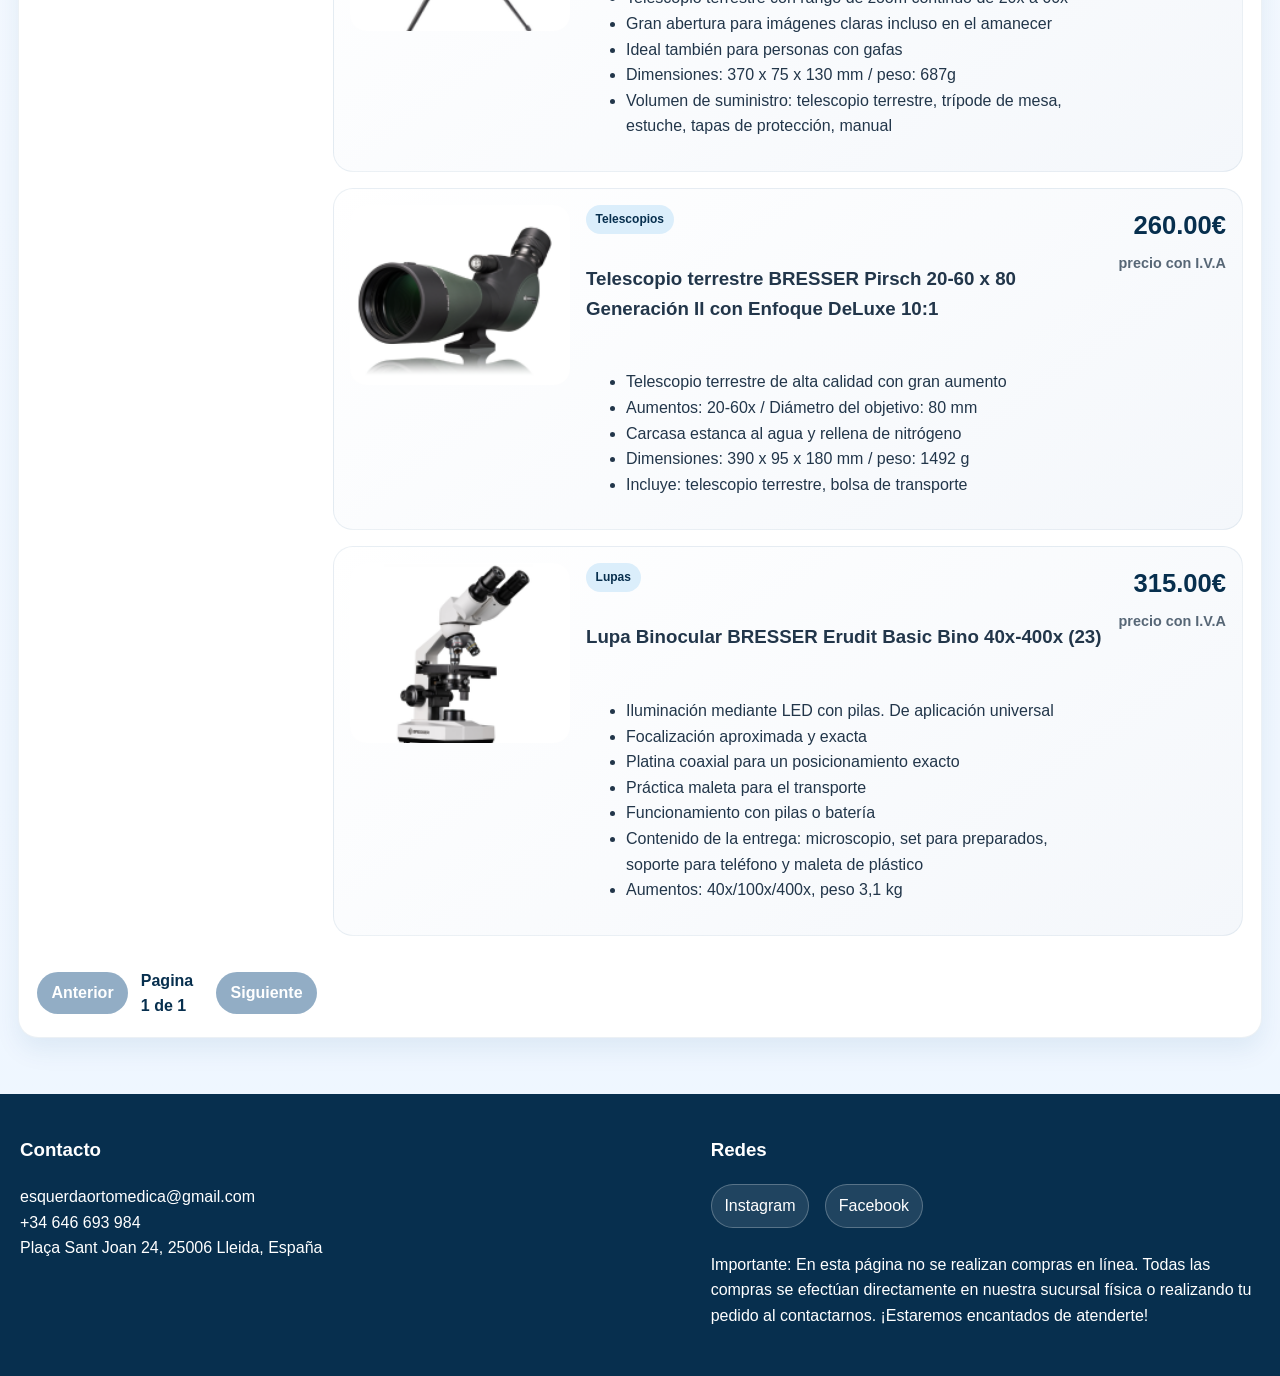
<file: html/productos_optica.html>
﻿<!DOCTYPE html>
<html lang="es">
    <head>
        <meta charset="UTF-8" />
        <meta name="viewport" content="width=device-width, initial-scale=1.0" />
        <title>Productos Óptica</title>
        <link rel="stylesheet" href="../Css/estilo_principal.css" />
        <link rel="stylesheet" href="../Css/productos_optica.css" />
        <link rel="icon" href="../Imagenes/logo pagina web.png" type="image/png" />
    </head>
    <body>
        <header class="topbar">
            <div class="brand-banner">
                <div class="brand-mark">
                    <img src="../Imagenes/Foto del logo Esquerda.png">    
                </div>
                <div>
                    <div data-i18n-es="Esquerda Ortomedica-Óptica" data-i18n-ca="Esquerda Ortopèdica-Òptica">Esquerda Ortomedica-Óptica</div>
                    <small data-i18n-es="Atención especializada" data-i18n-ca="Atenció especialitzada">Atención especializada</small>
                </div>
            </div>
            <nav>
                <ul class="nav-links">
                    <li><a href="../html/inicio.html" data-i18n-es="Inicio" data-i18n-ca="Inici">Inicio</a></li>
                    <li><a href="../html/optica.html" data-i18n-es="Óptica" data-i18n-ca="Òptica">Óptica</a></li>
                    <li><a href="../html/ortopedia.html" data-i18n-es="Ortomédica" data-i18n-ca="Ortopèdica">Ortomédica</a></li>
                    <li><a href="../html/Contactar.html" data-i18n-es="Contactanos" data-i18n-ca="Contacta'ns">Contactanos</a></li>
                    <li>
                        <a href="#" data-i18n-es="Productos" data-i18n-ca="Productes">Productos</a>
                        <div class="dropdown-menu">
                            <a href="../html/productos_optica.html">Productos Óptica</a>
                            <a href="../html/productos_ortopedia.html">Productos Ortopedia</a>
                            <a href="../html/extras.html">Productos Extras</a>
                        </div>
                    </li>
                </ul>
            </nav>
            <div class="lang-switcher">
                <button type="button"><span data-lang-label>ES</span> ▾</button>
                <div class="lang-menu">
                    <button type="button" data-lang-option="es">Español</button>
                    <button type="button" data-lang-option="ca">Català</button>
                </div>
            </div>
        </header>
        <main>
            <div class="container">
                <section class="section-card">
                    <h1 data-i18n-es="Productos de Óptica" data-i18n-ca="Productes d'Òptica">Productos de Óptica</h1>
                    <p data-i18n-es="Catálogo orientativo con los productos más habituales que pueden informarse de forma sencilla." data-i18n-ca="Catàleg orientatiu amb els productes més habituals que es poden informar de forma senzilla.">Catálogo orientativo con los productos más habituales que pueden informarse de forma sencilla.</p>
                    <div class="product-layout">
                        <div class="product-toolbar">
                            <label class="product-search">
                                <span class="sr-only">Buscar producto</span>
                                <input type="search" placeholder="Buscar por nombre" />
                            </label>
                            <div class="product-filter-group" aria-label="Filtrar por etiquetas"></div>
                        </div>
                        <div class="product-list">
                        <div class="product-card" data-tags="Prismaticos">
                            <img src="../Imagenes/OPTICA/BRESSER Zoomar 8-22x50 Prismáticos con zoom.png" alt="Lupas" />
                            <div class="product-info">
                                <h3>BRESSER Zoomar 8-22x50 Prismáticos con zoom</h3>
                                <ul>
                                    <li>Prismáticos con zoom continuo de 8x a 22x</li>
                                    <li>Diámetro del objetivo: 50 mm, recubrimiento completo</li>
                                    <li>Campo de visión a 1.000 m: 79 m (8x), 40 m (22x)</li>
                                    <li>Dimensiones: 195 x 195 x 65 mm / Peso: 850 g</li>
                                    <li>Incluye: Prismáticos con zoom, tapas protectoras contra el polvo, correa de transporte, funda, manual de instrucciones</li>
                                    <li>Ojeras de goma aptas para usuarios con gafas</li>
                                    <li>Corrección dióptrica: +/- 3</li>
                                </ul>
                            </div>
                            <div class="product-price">90.00€<small>precio con I.V.A</small></div>
                        </div>
                        <div class="product-card" data-tags="Telescopios">
                            <img src="../Imagenes/OPTICA/BRESSER Sirius 70900 AZ Telescopio con Adaptador de Cámara de Smartphone.png" alt="Prismáticos compactos" />
                            <div class="product-info">
                                <h3>BRESSER Sirius 70/900 AZ Telescopio con Adaptador de Cámara de Smartphone</h3>
                                <ul>
                                    <li>Un telescopio refractor de diseño clásico con óptica recubierta y precisa. Perfecto para el principiante, incluye una amplia gama de accesorios</li>
                                    <li>Incluye adaptador de cámara para Smartphone para hacer fotografías a través del telescopio</li>
                                    <li>Longitud focal: 900mm / Apertura: 70mm</li>
                                    <li>Aumentos con el accesorio incluído: 45x, 135x, 225x, 675x</li>
                                    <li>Volumen de suministro: Refractor, Montura altazimutal, trípode de aluminio con bandeja de accesorios, 2 Oculares, 3x Lentes de Barlow, Espejo diagonal, Adaptador de cámara para Smartphone</li>
                                </ul>
                            </div>
                            <div class="product-price">390.00€<small>precio con I.V.A</small></div>
                        </div>
                        <div class="product-card" data-tags="Telescopios">
                            <img src="../Imagenes/OPTICA/NATIONAL GEOGRAPHIC 60700 Telescopio refractor AZ.png" alt="Microscopios" />
                            <div class="product-info">
                                <h3>NATIONAL GEOGRAPHIC 60/700 Telescopio refractor AZ</h3>
                                <ul>
                                    <li>Telescopio básico fácil de usar</li>
                                    <li>Diámetro del objetivo: 60 mm / Longitud focal: 700 mm</li>
                                    <li>Montura: Altazimutal con trípode</li>
                                    <li>Aumento: 35x-525x</li>
                                </ul>
                            </div>
                            <div class="product-price">90.00€<small>precio con I.V.A</small></div>
                        </div>
                        <div class="product-card" data-tags="Telescopios">
                            <img src="../Imagenes/OPTICA/BRESSER Travel 20-60x60 Telescopio terrestre.png" alt="BRESSER Travel 20-60x60 Telescopio terrestre" />
                            <div class="product-info">
                                <h3>BRESSER Travel 20-60x60 Telescopio terrestre</h3>
                                <ul>
                                    <li>Telescopio terrestre con rango de zoom continuo de 20x a 60x</li>
                                    <li>Gran abertura para imágenes claras incluso en el amanecer</li>
                                    <li>Ideal también para personas con gafas</li>
                                    <li>Dimensiones: 370 x 75 x 130 mm / peso: 687g</li>
                                    <li>Volumen de suministro: telescopio terrestre, trípode de mesa, estuche, tapas de protección, manual</li>
                                </ul>
                            </div>
                            <div class="product-price">120.00€<small>precio con I.V.A</small></div>
                        </div>
                        <div class="product-card" data-tags="Telescopios">
                            <img src="../Imagenes/OPTICA/Telescopio terrestre BRESSER Pirsch 20-60 x 80 Generación II con Enfoque DeLuxe 101.png" alt="Telescopio terrestre BRESSER Pirsch 20-60 x 80 Generación II con Enfoque DeLuxe 10:1" />
                            <div class="product-info">
                                <h3>Telescopio terrestre BRESSER Pirsch 20-60 x 80 Generación II con Enfoque DeLuxe 10:1</h3>
                                <ul>
                                    <li>Telescopio terrestre de alta calidad con gran aumento</li>
                                    <li>Aumentos: 20-60x / Diámetro del objetivo: 80 mm</li>
                                    <li>Carcasa estanca al agua y rellena de nitrógeno</li>
                                    <li>Dimensiones: 390 x 95 x 180 mm / peso: 1492 g</li>
                                    <li>Incluye: telescopio terrestre, bolsa de transporte</li>
                                </ul>
                            </div>
                            <div class="product-price">260.00€<small>precio con I.V.A</small></div>
                        </div>
                        <div class="product-card" data-tags="Lupas">
                            <img src="../Imagenes/OPTICA//Lupa Binocular BRESSER Erudit Basic Bino 40x-400x (23).png" alt="Lupa Binocular BRESSER Erudit Basic Bino 40x-400x (23)" />
                            <div class="product-info">
                                <h3>Lupa Binocular BRESSER Erudit Basic Bino 40x-400x (23)</h3>
                                <ul>
                                    <li>Iluminación mediante LED con pilas. De aplicación universal</li>
                                    <li>Focalización aproximada y exacta</li>
                                    <li>Platina coaxial para un posicionamiento exacto</li>
                                    <li>Práctica maleta para el transporte</li>
                                    <li>Funcionamiento con pilas o batería</li>
                                    <li>Contenido de la entrega: microscopio, set para preparados, soporte para teléfono y maleta de plástico</li>
                                    <li>Aumentos: 40x/100x/400x, peso 3,1 kg</li>
                                </ul>
                            </div>
                            <div class="product-price">315.00€<small>precio con I.V.A</small></div>
                        </div>
                        
                    </div>
                    </div>
                </section>
            </div>
        </main>
        <footer>
            <div class="footer-grid">
                <div>
                    <h3 data-i18n-es="Contacto" data-i18n-ca="Contacte">Contacto</h3>
                    <p>esquerdaortomedica@gmail.com<br />+34 646 693 984<br />Plaça Sant Joan 24, 25006 Lleida, España</p>
                </div>
                <div>
                    <h3 data-i18n-es="Redes" data-i18n-ca="Xarxes">Redes</h3>
                    <div class="socials">
                        <a href="https://www.instagram.com/casaesquerda/" target="_blank" rel="noreferrer">Instagram</a>
                        <a href="https://www.facebook.com" target="_blank" rel="noreferrer">Facebook</a>
                    </div>
                    <p data-i18n-es="Importante: En esta página no se realizan compras en línea. Todas las compras se efectúan directamente en nuestra sucursal física o realizando tu pedido al contactarnos. ¡Estaremos encantados de atenderte!" data-i18n-ca="Important: En aquesta pàgina no es fan compres en línia. Totes les compres s'efectuen directament a la nostra sucursal física o realitzant la teva comanda en contactar-nos. Estarem encantats d'atendre't!">Importante: En esta página no se realizan compras online. Todas las compras se efectúan directamente en nuestra sucursal física o realizando tu pedido al contactarnos. ¡Estaremos encantados de atenderte!</p>
                </div>
            </div>
        </footer>
        <script src="../Java script/main.js"></script>
        <script src="../Java script/Filtrador.js"></script>
    </body>
</html>
</file>
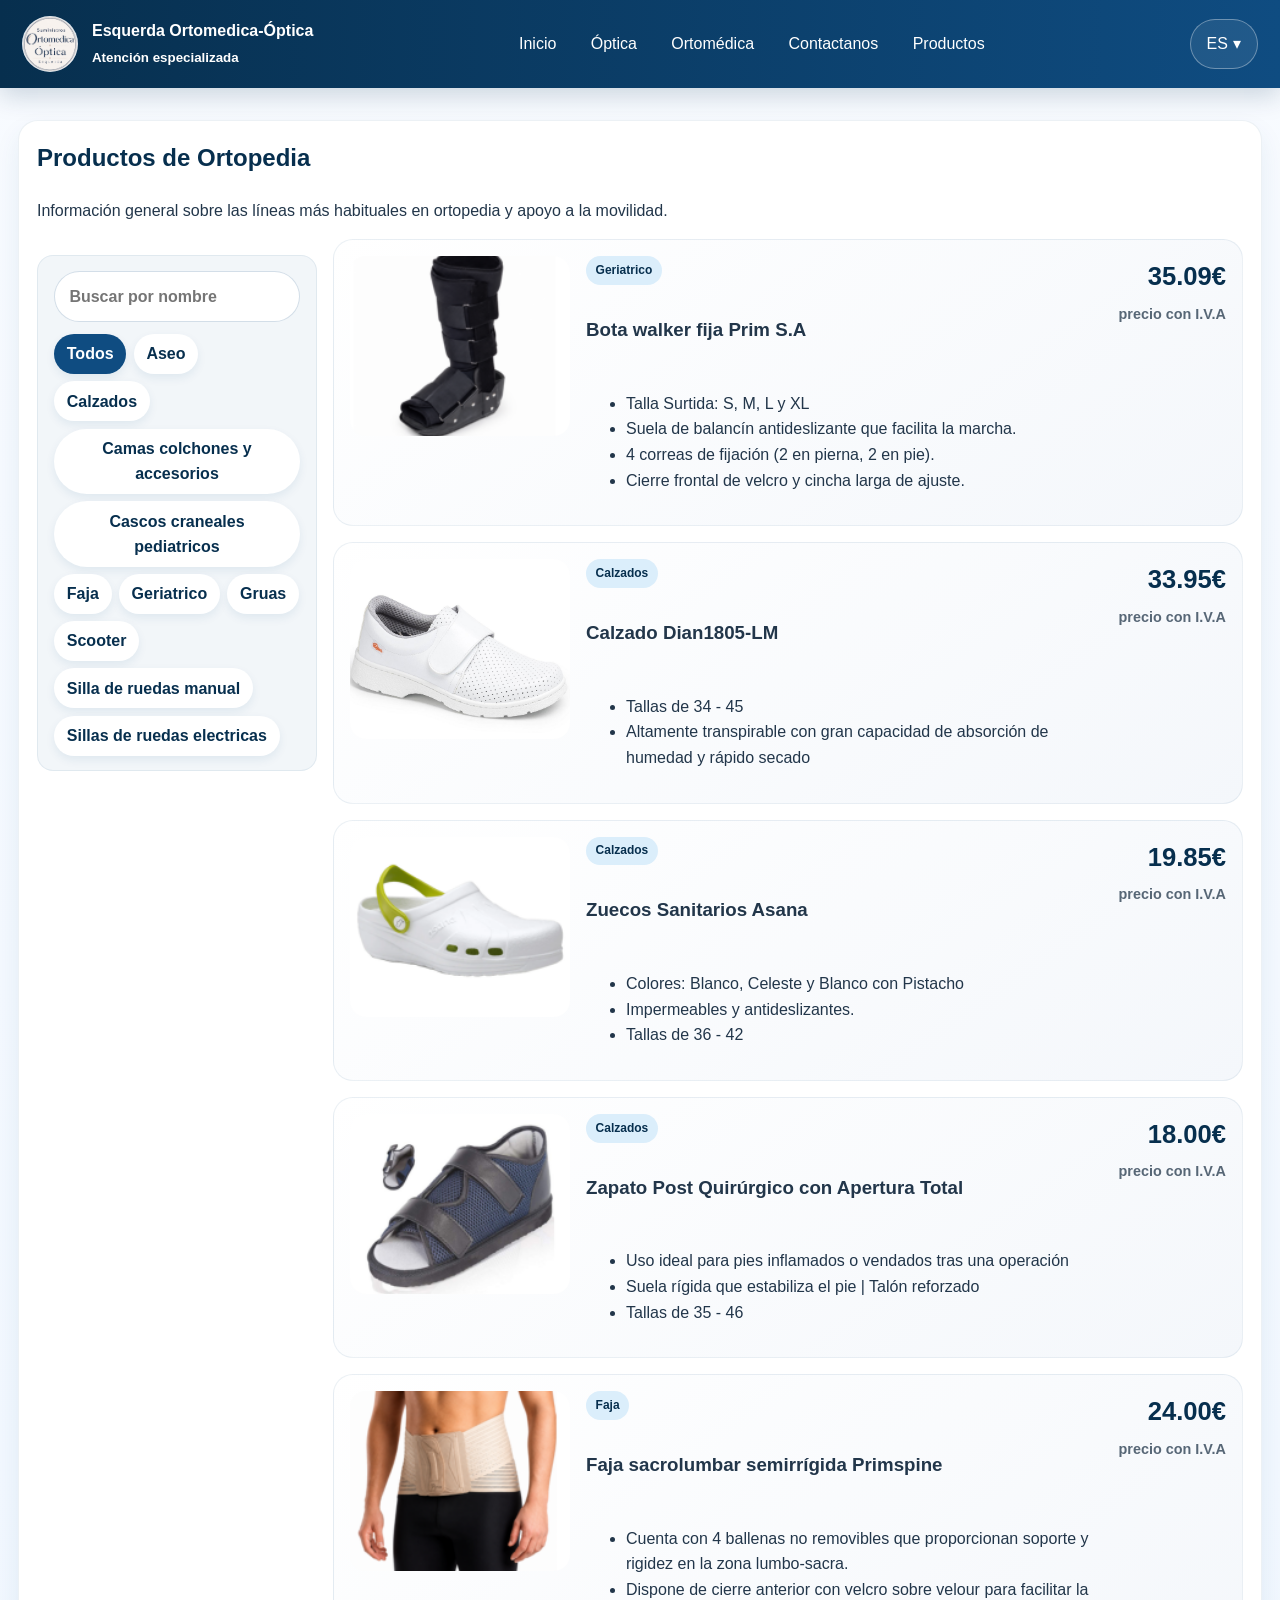
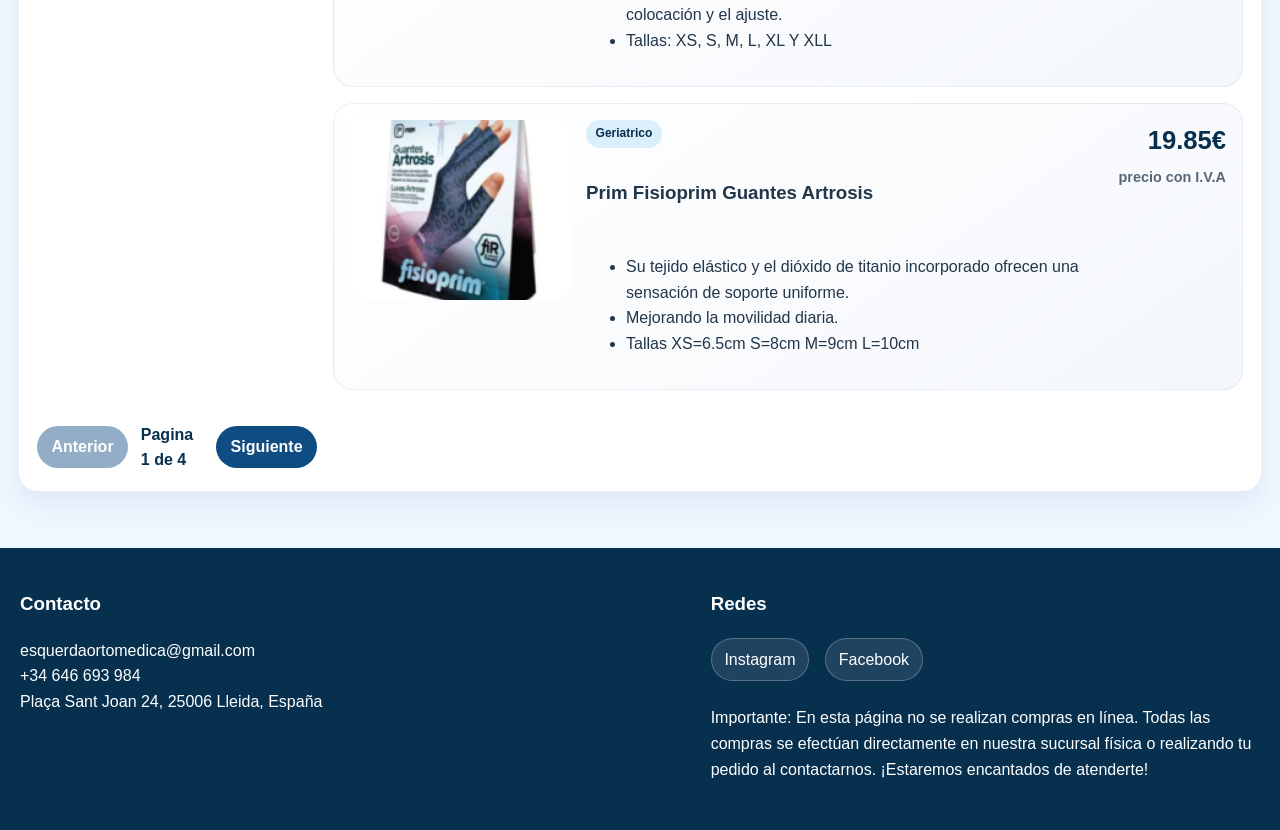
<file: html/productos_ortopedia.html>
﻿<!DOCTYPE html>
<html lang="es">
    <head>
        <meta charset="UTF-8" />
        <meta name="viewport" content="width=device-width, initial-scale=1.0" />
        <title>Productos Ortopedia</title>
        <link rel="stylesheet" href="../Css/estilo_principal.css" />
        <link rel="stylesheet" href="../Css/productos_ortica.css" />
        <link rel="icon" href="../Imagenes/logo pagina web.png" type="image/png" />
    </head>
    <body>
        <header class="topbar">
            <div class="brand-banner">
                <div class="brand-mark">
                    <img src="../Imagenes/Foto del logo Esquerda.png">
                </div>
                <div>
                    <div data-i18n-es="Esquerda Ortomedica-Óptica" data-i18n-ca="Esquerda Ortopèdica-Òptica">Esquerda Ortomedica-Óptica</div>
                    <small data-i18n-es="Atención especializada" data-i18n-ca="Atenció especialitzada">Atención especializada</small>
                </div>
            </div>
            <nav>
                <ul class="nav-links">
                    <li><a href="../html/inicio.html" data-i18n-es="Inicio" data-i18n-ca="Inici">Inicio</a></li>
                    <li><a href="../html/optica.html" data-i18n-es="Óptica" data-i18n-ca="Òptica">Óptica</a></li>
                    <li><a href="../html/ortopedia.html" data-i18n-es="Ortomédica" data-i18n-ca="Ortopèdica">Ortomédica</a></li>
                    <li><a href="../html/Contactar.html" data-i18n-es="Contactanos" data-i18n-ca="Contacta'ns">Contactanos</a></li>
                    <li><a href="#" data-i18n-es="Productos" data-i18n-ca="Productes">Productos</a>
                        <div class="dropdown-menu">
                            <a href="../html/productos_optica.html">Productos Óptica</a>
                            <a href="../html/productos_ortopedia.html">Productos Ortopedia</a>
                            <a href="../html/extras.html">Productos Extras</a>
                        </div>
                    </li>
                </ul>
            </nav>
            <div class="lang-switcher">
                <button type="button"><span data-lang-label>ES</span> ▾</button>
                <div class="lang-menu">
                    <button type="button" data-lang-option="es">Español</button>
                    <button type="button" data-lang-option="ca">Català</button>
                </div>
            </div>
        </header>
        <main>
            <div class="container">
                <section class="section-card">
                    <h1 data-i18n-es="Productos de Ortopedia" data-i18n-ca="Productes d'Ortopèdia">Productos de Ortopedia</h1>
                    <p data-i18n-es="Información general sobre las líneas más habituales en ortopedia y apoyo a la movilidad." data-i18n-ca="Informació general sobre les línies més habituals en ortopèdia i suport a la mobilitat.">Información general sobre las líneas más habituales en ortopedia y apoyo a la movilidad.</p>
                    <div class="product-layout">
                        <div class="product-toolbar">
                            <label class="product-search">
                                <span class="sr-only">Buscar producto</span>
                                <input type="search" placeholder="Buscar por nombre" />
                            </label>
                            <div class="product-filter-group" aria-label="Filtrar por etiquetas"></div>
                        </div>
                        <div class="product-list">
                        <div class="product-card" data-tags="Geriatrico">
                            <img src="../Imagenes/Ortomedica/walker-fijo-alto-prim-talla-s-1-ud.jpg" alt="Geriátrico" />
                            <div class="product-info">
                                <h3>Bota walker fija Prim S.A</h3>
                                <ul>
                                    <li>Talla Surtida: S, M, L y XL</li>
                                    <li>Suela de balancín antideslizante que facilita la marcha.</li>
                                    <li>4 correas de fijación (2 en pierna, 2 en pie).</li>
                                    <li>Cierre frontal de velcro y cincha larga de ajuste.</li>
                                </ul>
                            </div>
                            <div class="product-price">35.09€<small>precio con I.V.A</small></div>
                        </div>
                        <div class="product-card" data-tags="Calzados">
                            <img src="../Imagenes/Ortomedica/calzado Dian1805-LM.jpg" alt="Movilidad" />
                            <div class="product-info">
                                <h3>Calzado Dian1805-LM</h3>
                                <ul>
                                    <li>Tallas de 34 - 45</li>
                                    <li>Altamente transpirable con gran capacidad de absorción de humedad y rápido secado</li>
                                </ul>
                            </div>
                            <div class="product-price">33.95€<small>precio con I.V.A</small></div>
                        </div>
                        <div class="product-card" data-tags="Calzados">
                            <img src="../Imagenes/Ortomedica/Calzado Dian.png" alt="Plantillas y calzado" />
                            <div class="product-info">
                                <h3>Zuecos Sanitarios Asana</h3>
                                <ul>
                                    <li>Colores: Blanco, Celeste y Blanco con Pistacho</li>
                                    <li> Impermeables y antideslizantes.</li>
                                    <li> Tallas de 36 - 42</li>
                                </ul>
                            </div>
                            <div class="product-price">19.85€<small>precio con I.V.A</small></div>
                        </div>
                        <div class="product-card" data-tags="Calzados">
                            <img src="../Imagenes/Ortomedica/Zapato Post Quirúrgico Ergonomico.png" alt="Plantillas y calzado" />
                            <div class="product-info">
                                <h3>Zapato Post Quirúrgico con Apertura Total</h3>
                                <ul>
                                    <li>Uso ideal para pies inflamados o vendados tras una operación</li>
                                    <li>Suela rígida que estabiliza el pie | Talón reforzado</li>
                                    <li> Tallas de 35 - 46</li>
                                </ul>
                            </div>
                            <div class="product-price">18.00€<small>precio con I.V.A</small></div>
                        </div>
                        <div class="product-card" data-tags="Faja">
                            <img src="../Imagenes/Ortomedica/Faja Lumbar Prim.png" alt="Plantillas y calzado" />
                            <div class="product-info">
                                <h3>Faja sacrolumbar semirrígida Primspine</h3>
                                <ul>
                                    <li>Cuenta con 4 ballenas no removibles que proporcionan soporte y rigidez en la zona lumbo-sacra.</li>
                                    <li>Dispone de cierre anterior con velcro sobre velour para facilitar la colocación y el ajuste.</li>
                                    <li>Tallas: XS, S, M, L, XL Y XLL</li>
                                </ul>
                            </div>
                            <div class="product-price">24.00€<small>precio con I.V.A</small></div>
                        </div>
                        <div class="product-card" data-tags="Geriatrico">
                            <img src="../Imagenes/Ortomedica/Guantes Artrocis PRIM.png" alt="Plantillas y calzado" />
                            <div class="product-info">
                                <h3>Prim Fisioprim Guantes Artrosis</h3>
                                <ul>
                                    <li>Su tejido elástico y el dióxido de titanio incorporado ofrecen una sensación de soporte uniforme.</li>
                                    <li>Mejorando la movilidad diaria.</li>
                                    <li>Tallas XS=6.5cm S=8cm M=9cm L=10cm</li>
                                </ul>
                            </div>
                            <div class="product-price">19.85€<small>precio con I.V.A</small></div>
                        </div>
                        <div class="product-card" data-tags="Silla de Ruedas Manual">
                            <img src="../Imagenes/Ortomedica/SILLA DE RUEDAS MANUAL SUN RISE.png" alt="Plantillas y calzado" />
                            <div class="product-info">
                                <h3>Silla de Ruedas BREEZY 90 Ruedas PequeñaS</h3>
                                <ul>
                                    <li>PLEGADO SENCILLO: permite ser plegada cómodamente, muy útil para almacenarla o transportarla de un lugar a otro.</li>
                                    <li>RESISTENTE: su estructura de acero hacen de esta silla una silla muy robusta.</li>
                                    <li>REPOSABRAZOS Y REPOSAPIÉS ABATIBLES: facilitan las transferencias a la silla.</li>
                                </ul>
                            </div>
                            <div class="product-price">165.00€<small>precio con I.V.A</small></div>
                        </div>
                        <div class="product-card" data-tags="Silla de Ruedas Manual">
                            <img src="../Imagenes/Ortomedica/sILLA DE RUEDAS MANUAL SUN RISE2.0.png" alt="Plantillas y calzado" />
                            <div class="product-info">
                                <h3>Sunrise Medical Silla de Ruedas Breezy Premium de 40 cm y 24 pulgadas</h3>
                                <ul>
                                    <li>diseñada al detalle para ampliar su duración. Es resistente, firme, ergonómica y proporciona una óptima seguridad y comodidad.</li>
                                </ul>
                            </div>
                            <div class="product-price">206.00€<small>precio con I.V.A</small></div>
                        </div>
                        <div class="product-card" data-tags="Aseo">
                            <img src="../Imagenes/Ortomedica/Silla de aseo con inodoro y ruedas 2.0.png" alt="Plantillas y calzado" />
                            <div class="product-info">
                                <h3>Silla de aseo con inodoro y ruedas</h3>
                                <ul>
                                    <li>Profundidad de la silla: 44 cm</li>
                                    <li>Altura respaldo: 35 cm</li>
                                    <li>Ancho de la silla: 43 cm</li>
                                    <li>Alto hasta el asiento: 53 cm</li>
                                    <li>Alto total: 87 cm</li>
                                    <li>Ancho total: 67 cm</li>
                                    <li>Peso: 11 kg</li>
                                </ul>
                            </div>
                            <div class="product-price">101.00€<small>precio con I.V.A</small></div>
                        </div>
                        <div class="product-card" data-tags="Aseo">
                            <img src="../Imagenes/Ortomedica/Silla de Ducha y WC ETAC CLEAN de Ayudas Dinámicas.png" alt="Plantillas y calzado" />
                            <div class="product-info">
                                <h3>Silla de Ducha y WC ETAC CLEAN</h3>
                                <ul>
                                    <li>Número de Ruedas con freno: 2 a 4</li>
                                    <li>Ancho del Asiento: 49cm y 55cm</li>
                                    <li>Color: Blanco y Verde</li>
                                </ul>
                            </div>
                            <div class="product-price">272.00€<small>precio con I.V.A</small></div>
                        </div>
                        <div class="product-card" data-tags="Camas Colchones y Accesorios">
                            <img src="../Imagenes/Ortomedica/Kit antiescaras PIUMA UP con colchón.png" alt="Plantillas y calzado" />
                            <div class="product-info">
                                <h3>Kit antiescaras PIUMA UP con colchón y compresor con ajuste</h3>
                                <ul>
                                    <li>Fuente de alimentación: 220V / 50-60 Hz</li>
                                    <li>Presión de salida: 40-100 mmHg</li>
                                    <li>Cable de alimentación: 2 m</li>
                                    <li>Salida de aire: 6-7 LPM</li>
                                    <li>Tiempo de ciclo: 6 min.</li>
                                    <li>Dimensiones: L:260 x D:130 x H:100 mm</li>
                                    <li>Peso: 1,6 kg</li>
                                    <li>Dimensiones sin solapas infladas: L:1950 x D:880 x H:76 mm</li>
                                </ul>
                            </div>
                            <div class="product-price">28.00€<small>precio con I.V.A</small></div>
                        </div>
                        <div class="product-card" data-tags="Camas Colchones y Accesorios">
                            <img src="../Imagenes/Ortomedica/Cama gerialine.png" alt="Plantillas y calzado" />
                            <div class="product-info">
                                <h3>VITALIFT</h3>
                                <ul>
                                    <li>Sistema compuesto de cama VITA con carro elevador.</li>
                                    <li>Dimensiones: 90 x 190 cm</li>
                                    <li>Dimensiones exteriores con cabecero, piecero y barandillas: 102 x 195 cm.</li>
                                    <li>Ángulos de articulación aproximados: tronco 70º / muslos 43º / piernas -12º.</li>
                                    <li>Peso máximo de usuario: 135 kg.</li>
                                    <li>Peso máximo admisible: 180 kg.</li>
                                    <li>Rango de elevación de 36-76 cm de altura.</li>
                                    <li>Cumplimiento normativa IEC 60601-2-52.</li>
                                </ul>
                            </div>
                            <div class="product-price">880.00€<small>precio con I.V.A.</br> Entrega a domicilio. Se cobran portes.</br> También realizamos la instalación y </br> retiramos el aparato antiguo.</small></div>
                        </div>
                        <div class="product-card" data-tags="Aseo">
                            <img src="../Imagenes/Ortomedica/Agarraderas de baño.png" alt="Plantillas y calzado" />
                            <div class="product-info">
                                <h3>Holdy RS972-30</h3>
                                <ul>
                                    <li>Largo: 30cm</li>
                                    <li>Grosor: 3.6cm</li>
                                </ul>
                            </div>
                            <div class="product-price">9.00€<small>precio sin I.V.A</small></div>
                        </div>
                        <div class="product-card" data-tags="Sillas de Ruedas Electricas">
                            <img src="../Imagenes/Ortomedica/Silla de ruedas electrica.png" alt="Plantillas y calzado" />
                            <div class="product-info">
                                <h3>Sillas de ruedas de posicionamiento Invacare Action 3 NG Comfort</h3>
                                <ul>
                                    <li>Anchura asiento: 40.5 / 43 / 45.5 / 50.5 cm</li>
                                    <li>Profundidad asiento: 45 cm</li>
                                    <li>Ángulo de asiento: 0° - 30°</li>
                                    <li>Altura de asiento: 53* / 50* / 48* cm</li>
                                    <li>Altura del respaldo: 56 cm</li>
                                    <li>Longitud reposapiés: 37 - 49 cm</li>
                                    <li>Peso máx. usuario: 125 kg</li>
                                    <li>Peso total: 26.5 kg</li>
                                </ul>
                            </div>
                            <div class="product-price"><small>Con receta DEL SERVEI CATALA DEL SALUT</small></div>
                        </div>
                        <div class="product-card" data-tags="Camas Colchones y Accesorios">
                            <img src="../Imagenes/Ortomedica/Trapecio de potencia desmontable.png" alt="Plantillas y calzado" />
                            <div class="product-info">
                                <h3>Trapecio de potencia desmontable</h3>
                                <ul>
                                    <li>Peso: 11 Kg</li>
                                    <li>Soporta 90 Kg</li>
                                    <li>Alto: 170 cm</li>
                                    <li>Ancho entre patas: 82 cm</li>
                                    <li>Fondo entre patas 75cm</li>
                                </ul>
                            </div>
                            <div class="product-price"><small></small></div>
                        </div>
                        <div class="product-card" data-tags="Camas Colchones y Accesorios">
                            <img src="../Imagenes/Ortomedica/Barandillas abatibles 3 BARRAS.png" alt="Plantillas y calzado" />
                            <div class="product-info">
                                <h3>Barandillas abatibles 3 BARRAS</h3>
                                <ul>
                                    <li>Largo: 148 cm</li>
                                    <li>Alto: 40 cm</li>
                                    <li>medida de anclaje: 42 x 85 mm</li>
                                </ul>
                            </div>
                            <div class="product-price"><small></small></div>
                        </div>
                        <div class="product-card" data-tags="Camas Colchones y Accesorios">
                            <img src="../Imagenes/Ortomedica/Mesita doble tablero.png" alt="Plantillas y calzado" />
                            <div class="product-info">
                                <h3>Mesita doble tablero</h3>
                                <ul>
                                    <li>Mesita Fija: 20 x 38 cm</li>
                                    <li>Mesa Basculante: 60 x 38 cm</li>
                                    <li>Alta Regulable: 70-110 cm</li>
                                    <li>Altura Patas: 8,5 cm</li>
                                    <li>Fondo entre patas 75cm</li>
                                </ul>
                            </div>
                            <div class="product-price"><small></small></div>
                        </div>
                        <div class="product-card" data-tags="Sillas de Ruedas Electricas">
                            <img src="../Imagenes/Ortomedica/Rea Clematis Pro.jpg" alt="Plantillas y calzado" />
                            <div class="product-info">
                                <h3>Silla de ruedas de posicionamiento Rea Clematis Pro </h3>
                                <ul>
                                    <li>Anchura asiento: 39 /44 /49 cm</li>
                                    <li>Profundidad asiento: 420-480 mm</li>
                                    <li>Ángulo de asiento: 0° - 25°</li>
                                    <li>Altura de asiento:400-450 (Ruedas 24")</li>
                                    <li>Altura del respaldo: 57-71 cm</li>
                                    <li>Longitud reposapiés: 35 - 46 cm</li>
                                    <li>Peso máx. usuario: 135 kg</li>
                                    <li>Peso total: 30 kg</li>
                                </ul>
                            </div>
                            <div class="product-price"><small></small></div>
                        </div>
                        <div class="product-card" data-tags="Cascos craneales pediatricos">
                            <img src="../Imagenes/Ortomedica/Casco craneal pediatrico.jpg" alt="Plantillas y calzado" />
                            <div class="product-info">
                                <h3>Ortesis craneal Helios</h3>
                                <ul>
                                    <li>Ajuste personalizado y específico.</li>
                                    <li>Mayor eficacia entre los 4 y 12 meses de edad.</li>
                                    <li>Ortesis craneal dinámica y progresiva.</li>
                                </ul>
                            </div>
                            <div class="product-price"><small>Confeccion a medida</small></div>
                        </div>
                        <div class="product-card" data-tags="Gruas">
                            <img src="../Imagenes/Ortomedica/Grua Bipestacion.png" alt="Plantillas y calzado" />
                            <div class="product-info">
                                <h3>SOLMATS GB20: GRÚA BIPEDESTACIÓN PLEGABLE</h3>
                                <ul>
                                    <li>Peso maximo: 150 Kg</li>
                                    <li>Largo general: 88.1 cm</li>
                                    <li>Ancho general: 58.5 cm</li>
                                </ul>
                            </div>
                            <div class="product-price"><small>BIPEDESTACIÓN</small></div>
                        </div>
                        <div class="product-card" data-tags="Gruas">
                            <img src="../Imagenes/Ortomedica/Grua Mixta.png" alt="Plantillas y calzado" />
                            <div class="product-info">
                                <h3>SOLMATS VILTA 200KG: GRÚA BIPE/SEDESTACIÓN</h3>
                                <ul>
                                    <li>Peso maximo: 150 Kg</li>
                                    <li>Diseño ergonómico y compacto</li>
                                    <li>Plegable para transporte</li>
                                    <li>Percha con múltiples regulaciones</li>
                                    <li>Reposapiés y soporte de piernas extraíble</li>
                                </ul>
                            </div>
                            <div class="product-price"><small>MIXTAS</small></div>
                        </div>
                        <div class="product-card" data-tags="Gruas">
                            <img src="../Imagenes/Ortomedica/Grua sedestacion.png" alt="Plantillas y calzado" />
                            <div class="product-info">
                                <h3>SOMATS SDN: GRUA DE SEDESTACIÓN</h3>
                                <ul>
                                    <li>Peso maximo: 150 Kg</li>
                                    <li>Ancho total: 60 cm</li>
                                    <li>Ruedas delantaras dobles: 75mm</li>
                                </ul>
                            </div>
                            <div class="product-price"><small>SEDESTACIÓN</small></div>
                        </div>
                        <div class="product-card" data-tags="Scooter">
                            <img src="../Imagenes/Ortomedica/Scooter hm-3.jpg" alt="Plantillas y calzado" />
                            <div class="product-info">
                                <h3>Triciclo eléctrico de 3 ruedas City Coco HM-3</h3>
                                <ul>
                                    <li>Velocidad máx: 45 km/h</li>
                                    <li>Carga maxima: 200Kg</li>
                                    <li>Largo: 204 cm </li>
                                    <li>Ancho: 107 cm</li>
                                    <li>Altura del maniyar: 28 cm</li>
                                    <li>Pendiente máx: 40%</li>
                                </ul>
                            </div>
                            <div class="product-price"><small></small></div>
                        </div>
                    </div>
                </section>
            </div>
        </main>
        <footer>
            <div class="footer-grid">
                <div>
                    <h3 data-i18n-es="Contacto" data-i18n-ca="Contacte">Contacto</h3>
                    <p>esquerdaortomedica@gmail.com<br />+34 646 693 984<br />Plaça Sant Joan 24, 25006 Lleida, España</p>
                </div>
                <div>
                    <h3 data-i18n-es="Redes" data-i18n-ca="Xarxes">Redes</h3>
                    <div class="socials">
                        <a href="https://www.instagram.com/casaesquerda/" target="_blank" rel="noreferrer">Instagram</a>
                        <a href="https://www.facebook.com" target="_blank" rel="noreferrer">Facebook</a>
                    </div>
                    <p data-i18n-es="Importante: En esta página no se realizan compras en línea. Todas las compras se efectúan directamente en nuestra sucursal física o realizando tu pedido al contactarnos. ¡Estaremos encantados de atenderte!" data-i18n-ca="Important: En aquesta pàgina no es fan compres en línia. Totes les compres s'efectuen directament a la nostra sucursal física o realitzant la teva comanda en contactar-nos. Estarem encantats d'atendre't!">Importante: En esta página no se realizan compras online. Todas las compras se efectúan directamente en nuestra sucursal física o realizando tu pedido al contactarnos. ¡Estaremos encantados de atenderte!</p>
                </div>
            </div>
        </footer>
        <script src="../Java script/main.js"></script>
        <script src="../Java script/Filtrador.js"></script>
    </body>
</html>
</file>
<file: Css/estilo_principal.css>
:root {
  --azul: #0f4c81;
  --azul-oscuro: #072f4e;
  --azul-claro: #dbeefb;
  --blanco: #ffffff;
  --gris: #f4f7fb;
  --texto: #22364a;
  --naranja: #f4a261;
  --verde: #5c8d89;
}
* { box-sizing: border-box; }
body { margin: 0; font-family: "Segoe UI", Tahoma, Geneva, Verdana, sans-serif; color: var(--texto); background: linear-gradient(180deg, #f8fbff 0%, #eef6ff 100%); line-height: 1.6; }
a { color: inherit; text-decoration: none; }
img { max-width: 100%; display: block; }
button { font: inherit; }
.topbar { display: flex; align-items: center; justify-content: space-between; gap: 1rem; padding: 1rem 1.4rem; background: linear-gradient(90deg, var(--azul-oscuro), var(--azul)); color: var(--blanco); box-shadow: 0 8px 24px rgba(7, 47, 78, 0.18); }
.brand-banner { display: flex; align-items: center; gap: 0.85rem; min-width: 240px; font-weight: 700; }
.brand-mark { width: 56px; height: 56px; border-radius: 50%; display: grid; place-items: center; background: var(--blanco); color: var(--azul-oscuro); font-weight: 800; box-shadow: inset 0 0 0 2px rgba(15,76,129,0.15); }
.nav-links { display: flex; align-items: center; gap: 0.25rem; list-style: none; margin: 0; padding: 0; }
.nav-links > li { position: relative; }
.nav-links a, .lang-switcher button { display: inline-flex; align-items: center; gap: 0.35rem; padding: 0.7rem 0.95rem; border-radius: 999px; transition: background 0.2s ease, transform 0.2s ease; }
.nav-links a:hover, .lang-switcher button:hover { background: rgba(255,255,255,0.18); transform: translateY(-1px); }
.dropdown-menu { position: absolute; top: calc(100% + 0.45rem); left: 0; min-width: 220px; display: none; flex-direction: column; gap: 0.3rem; padding: 0.45rem; border-radius: 14px; background: var(--blanco); box-shadow: 0 10px 24px rgba(0,0,0,0.16); z-index: 20; }
.dropdown-menu a { color: var(--texto); padding: 0.7rem 0.8rem; border-radius: 10px; }
.dropdown-menu a:hover { background: var(--azul-claro); }
.nav-links li:hover .dropdown-menu { display: flex; }
.nav-links li.menu-open .dropdown-menu { display: flex; }
.lang-switcher { position: relative; }
.lang-switcher button { border: 1px solid rgba(255,255,255,0.35); background: rgba(255,255,255,0.08); color: var(--blanco); cursor: pointer; }
.lang-switcher .lang-menu { position: absolute; right: 0; top: calc(100% + 0.4rem); background: var(--blanco); border-radius: 12px; box-shadow: 0 10px 24px rgba(0,0,0,0.15); display: none; min-width: 120px; overflow: hidden; }
.lang-switcher:hover .lang-menu { display: block; }
.lang-switcher.menu-open .lang-menu { display: block; }
.lang-menu button { width: 100%; border: 0; background: transparent; color: var(--texto); text-align: left; padding: 0.7rem 0.85rem; cursor: pointer; }
.lang-menu button:hover { background: var(--azul-claro); }
main { padding: 2rem 1.1rem 3.5rem; }
.container { max-width: 1520px; margin: 0 auto; }
.hero-banner { display: grid; grid-template-columns: 1.2fr 0.8fr; gap: 1.1rem; align-items: center; padding: 1.2rem; border-radius: 24px; background: rgba(255,255,255,0.8); box-shadow: 0 16px 36px rgba(15,76,129,0.12); }
.hero-banner h1 { font-size: clamp(1.9rem, 3vw, 2.8rem); margin: 0 0 0.8rem; color: var(--azul-oscuro); }
.hero-banner p { margin-top: 0; color: var(--texto); }
.hero-card { background: linear-gradient(135deg, var(--azul), var(--azul-oscuro)); color: var(--blanco); padding: 1.4rem; border-radius: 22px; min-height: 260px; display: flex; flex-direction: column; justify-content: center; box-shadow: inset 0 1px 0 rgba(255,255,255,0.12), 0 18px 32px rgba(7,47,78,0.18); }
.hero-card ul { margin: 0.7rem 0 0; padding-left: 1rem; }
.hero-card li { margin-bottom: 0.35rem; }
.eyebrow { font-size: 0.85rem; text-transform: uppercase; letter-spacing: 0.18em; opacity: 0.8; color: #ffffff; }
.hero-card-eyebrow { display: inline-flex; align-self: flex-start; margin: 0 0 0.95rem; padding: 0.48rem 0.9rem; border-radius: 999px; background: rgba(255,255,255,0.26); color: #f8fafc; font-size: 1.08rem; font-weight: 900; letter-spacing: 0.14em; opacity: 1; box-shadow: inset 0 0 0 1px rgba(255,255,255,0.34), 0 8px 18px rgba(7,47,78,0.24); text-shadow: 0 1px 2px rgba(7,47,78,0.3); }
.grid-2 { display: grid; grid-template-columns: repeat(2, minmax(0, 1fr)); gap: 1rem; margin-top: 1.2rem; }
.panel, .section-card { background: var(--blanco); border-radius: 20px; padding: 1.15rem; box-shadow: 0 12px 26px rgba(15,76,129,0.08); border: 1px solid rgba(15,76,129,0.08); }
.panel h2, .section-card h2, .section-card h1 { margin-top: 0; color: var(--azul-oscuro); }
.btn { display: inline-block; margin-top: 0.9rem; padding: 0.7rem 1rem; border-radius: 999px; background: var(--azul); color: var(--blanco); font-weight: 600; }
.btn:hover { background: var(--azul-oscuro); }
.feature-grid { display: grid; grid-template-columns: repeat(auto-fit, minmax(240px, 1fr)); gap: 1rem; margin-top: 1.2rem; }
.feature-card { background: linear-gradient(145deg, var(--blanco), var(--gris)); border-radius: 20px; padding: 1rem; border: 1px solid rgba(15,76,129,0.08); min-height: 240px; }
.feature-card img { border-radius: 16px; margin-bottom: 0.7rem; min-height: 120px; object-fit: cover; width: 100%; }
.card img { width: 100%; aspect-ratio: 16 / 10; height: auto; object-fit: cover; border-radius: 16px; margin-bottom: 0.7rem; }
.carousel { margin-top: 1.3rem; background: linear-gradient(180deg, rgba(255,255,255,0.96), rgba(244,247,251,0.98)); border-radius: 30px; overflow: hidden; box-shadow: 0 22px 40px rgba(15,76,129,0.14); border: 1px solid rgba(15,76,129,0.1); }
.carousel-slide { display: none; position: relative; isolation: isolate; padding: 1.25rem 1.4rem; min-height: 220px; align-items: center; justify-content: space-between; gap: 1.35rem; }
.carousel-slide::before { content: ""; position: absolute; inset: 0; background: radial-gradient(circle at top left, rgba(255,255,255,0.72), transparent 40%), radial-gradient(circle at bottom right, rgba(255,255,255,0.22), transparent 34%); opacity: 1; z-index: -1; }
.carousel-slide::after { content: ""; position: absolute; inset: auto 1rem 1rem auto; width: 120px; height: 120px; border-radius: 50%; background: radial-gradient(circle, rgba(255,255,255,0.22), transparent 68%); filter: blur(2px); z-index: -1; }
.carousel-slide.active { display: grid; grid-template-columns: minmax(0, 1.1fr) minmax(380px, 460px); align-items: center; }
.carousel-slide:nth-child(1) { background: linear-gradient(135deg, #dff1ff 0%, #9fd0ff 45%, #edf7ff 100%); }
.carousel-slide:nth-child(2) { background: linear-gradient(135deg, #ffe7c7 0%, #ffbf69 42%, #fff1d1 100%); }
.carousel-slide:nth-child(3) { background: linear-gradient(135deg, #daf7e8 0%, #7ee0b4 44%, #eefbf5 100%); }
.carousel-copy { max-width: 100%; display: grid; gap: 0.45rem; position: relative; padding: 0.85rem 0 0.85rem 1rem; }
.carousel-copy::before { content: ""; position: absolute; left: 0; top: 0.15rem; bottom: 0.15rem; width: 5px; border-radius: 999px; background: linear-gradient(180deg, var(--azul), #4fa3ff 50%, var(--naranja)); box-shadow: 0 0 14px rgba(79,163,255,0.45); }
.carousel-copy h3 { margin: 0; color: var(--azul-oscuro); font-size: clamp(1.55rem, 2vw, 2.25rem); line-height: 1.06; text-wrap: balance; }
.carousel-copy p { margin: 0; color: rgba(34,54,74,0.95); font-size: 1rem; max-width: 46ch; }
.carousel-visual { min-width: 380px; aspect-ratio: 19 / 10; border-radius: 28px; background: linear-gradient(135deg, rgba(15,76,129,0.12), rgba(244,162,97,0.18)); display: grid; place-items: center; overflow: hidden; box-shadow: 0 18px 30px rgba(7,47,78,0.16), inset 0 0 0 1px rgba(255,255,255,0.7); border: 1px solid rgba(255,255,255,0.82); }
.carousel-visual img { width: 100%; height: 100%; object-fit: cover; }
.carousel-dots { display: flex; gap: 0.6rem; justify-content: center; padding: 0.95rem 0 1.1rem; }
.carousel-dots span { width: 11px; height: 11px; border-radius: 50%; background: #c3d5e6; display: inline-block; transition: transform 0.2s ease, background 0.2s ease, width 0.2s ease, box-shadow 0.2s ease; box-shadow: 0 0 0 0 rgba(15,76,129,0.22); }
.carousel-dots span.active { background: linear-gradient(135deg, var(--azul), var(--naranja)); width: 30px; border-radius: 999px; box-shadow: 0 0 0 6px rgba(15,76,129,0.08); }
.cards { display: grid; grid-template-columns: repeat(auto-fit, minmax(220px, 1fr)); gap: 1rem; }
.card { background: linear-gradient(145deg, var(--blanco), var(--gris)); border-radius: 18px; padding: 1rem; border: 1px solid rgba(15,76,129,0.08); }
.card h3 { margin-top: 0; color: var(--azul-oscuro); }
.badges { display: flex; flex-wrap: wrap; gap: 0.55rem; margin-top: 0.8rem; }
.badge { display: inline-flex; align-items: center; gap: 0.45rem; padding: 0.4rem 0.7rem; border-radius: 999px; background: var(--azul-claro); color: var(--azul-oscuro); font-size: 0.82rem; font-weight: 600; border: 1px solid rgba(15,76,129,0.08); }
.badge-logo { width: 1.15rem; height: 1.15rem; border-radius: 0.35rem; display: grid; place-items: center; font-size: 0.68rem; font-weight: 800; letter-spacing: 0.01em; flex-shrink: 0; overflow: hidden; }
.badge-logo img { width: 100%; height: 100%; object-fit: contain; display: block; }
.badge-label { line-height: 1; }
.badge-logo-essyti { background: linear-gradient(135deg, #0f4c81, #2f7fc4); color: #fff; }
.badge-logo-prim { background: linear-gradient(135deg, #2f6f3e, #5fbf77); color: #fff; }
.badge-logo-moretti { background: linear-gradient(135deg, #8c3e2c, #d97a4b); color: #fff; }
.badge-logo-mainat { background: linear-gradient(135deg, #7b2cbf, #c77dff); color: #fff; }
.badge-logo-orliman { background: linear-gradient(135deg, #1f4b5e, #4aa7c9); color: #fff; }
.badge-logo-teyder { background: linear-gradient(135deg, #8e2f4c, #d95f82); color: #fff; }
.badge-logo-sunrise { background: linear-gradient(135deg, #4b4f58, #8a94a6); color: #fff; }
.badge-logo-tovi { background: linear-gradient(135deg, #3b7a57, #67c79a); color: #fff; }
.badge-logo-fleming { background: linear-gradient(135deg, #c06f00, #f7b63a); color: #fff; }
.badge-logo-eurobaston { background: linear-gradient(135deg, #194e8a, #4f83c7); color: #fff; }
.badge-logo-invacare { background: linear-gradient(135deg, #6b2b1f, #b85b2f); color: #fff; }
.badge-logo-ayudas { background: linear-gradient(135deg, #155e75, #38bdf8); color: #fff; }
.badge-logo-feliz { background: linear-gradient(135deg, #7a2f61, #d14ca5); color: #fff; }
.badge-logo-scooter { background: linear-gradient(135deg, #0f766e, #2dd4bf); color: #fff; }
.badge-logo-indis { background: linear-gradient(135deg, #6d28d9, #8b5cf6); color: #fff; }
.badge-logo-wellel { background: linear-gradient(135deg, #1d4ed8, #60a5fa); color: #fff; }
.badge-logo-dugopa { background: linear-gradient(135deg, #1d4b72, #2b7dbf); color: #fff; }
.badge-logo-bresser { background: linear-gradient(135deg, #5b2c6f, #8e44ad); color: #fff; }
.badge-logo-steiner { background: linear-gradient(135deg, #0f766e, #2dd4bf); color: #fff; }
.badge-logo-simmons { background: linear-gradient(135deg, #b45309, #f59e0b); color: #fff; }
.badge-logo-leica { background: linear-gradient(135deg, #1f2937, #4b5563); color: #fff; }
.badge-logo-eschenbach { background: linear-gradient(135deg, #14532d, #22c55e); color: #fff; }
.badge-logo-national { background: linear-gradient(135deg, #92400e, #f59e0b); color: #fff; }
.badge-logo-nikkon { background: linear-gradient(135deg, #111827, #374151); color: #fff; }
.badge-logo-swarovski { background: linear-gradient(135deg, #0f172a, #2563eb); color: #fff; }
.form-grid { display: grid; grid-template-columns: 1fr 1fr; gap: 1rem; }
label { display: flex; flex-direction: column; gap: 0.35rem; font-weight: 600; }
input, textarea, select { padding: 0.8rem 0.9rem; border-radius: 12px; border: 1px solid #cfdbe8; font: inherit; }
textarea { min-height: 120px; resize: vertical; }
.form-actions { margin-top: 1rem; }
footer { background: var(--azul-oscuro); color: var(--blanco); padding: 1.4rem 1.25rem 2rem; }
.footer-grid { display: grid; grid-template-columns: 1.1fr 0.9fr; gap: 1.2rem; max-width: 1520px; margin: 0 auto; }
.socials a { display: inline-block; margin-right: 0.7rem; margin-bottom: 0.5rem; padding: 0.5rem 0.8rem; border-radius: 999px; border: 1px solid rgba(255,255,255,0.25); background: rgba(255,255,255,0.10); }
@media (max-width: 900px) { .hero-banner, .grid-2, .feature-grid, .form-grid, .footer-grid { grid-template-columns: 1fr; } .carousel-slide { flex-direction: column; align-items: flex-start; }
.carousel-copy { max-width: 100%; padding-left: 0.9rem; } .carousel-visual { width: 100%; min-width: 0; aspect-ratio: 16 / 9; } }
@media (max-width: 720px) { .topbar { flex-direction: column; align-items: flex-start; } .nav-links { flex-wrap: wrap; } }
</file>
<file: Css/contactar.css>
.contacto-datos { text-align: center; }
.contact-info { display: grid; gap: 1.5rem; margin-top: 1.5rem; }
.contact-item { display: grid; gap: 0.35rem; }
.contact-label { display: block; font-size: 1rem; color: rgba(34,54,74,0.75); text-transform: uppercase; letter-spacing: 0.14em; }
.contact-item strong { display: block; font-size: clamp(1.6rem, 3vw, 2.6rem); color: var(--azul-oscuro); }
.contact-name { margin-top: 3rem; font-size: clamp(1.3rem, 2vw, 2rem); font-weight: 700; color: var(--azul); }
@media (max-width: 720px) { .contact-info { gap: 1rem; } }
</file>
<file: Css/extras.css>
.product-list { display: grid; gap: 1rem; margin-top: 1rem; }
.product-card { display: grid; grid-template-columns: 220px 1fr auto; gap: 1rem; align-items: flex-start; background: linear-gradient(145deg, var(--blanco), var(--gris)); border-radius: 20px; padding: 1rem; border: 1px solid rgba(15,76,129,0.08); }
.product-card img { width: 100%; height: 180px; object-fit: cover; border-radius: 16px; }
.product-info { display: flex; flex-direction: column; gap: 0.7rem; }
.product-price { margin-left: auto; text-align: right; font-size: clamp(1.4rem, 2vw, 2rem); font-weight: 800; color: var(--azul-oscuro); }
.product-price small { display: block; font-size: 0.9rem; color: rgba(34,54,74,0.75); margin-top: 0.35rem; }
.product-pagination { display: flex; align-items: center; justify-content: center; gap: 0.8rem; margin-top: 1rem; }
.pagination-btn { border: 0; border-radius: 999px; padding: 0.5rem 0.9rem; background: var(--azul); color: var(--blanco); font-weight: 600; cursor: pointer; }
.pagination-btn:disabled { cursor: not-allowed; opacity: 0.45; }
.pagination-info { font-weight: 700; color: var(--azul-oscuro); }
@media (max-width: 720px) { .product-card { grid-template-columns: 1fr; } .product-price { margin-left: 0; text-align: left; }}
</file>
<file: Css/inicio.css>
.hero-banner { grid-template-columns: minmax(0, 1.2fr) minmax(280px, 0.8fr); background: linear-gradient(120deg, rgba(255,255,255,0.96) 0%, rgba(219,238,251,0.92) 48%, rgba(255,231,199,0.94) 100%); }
.hero-content { min-width: 0; }
.hero-logo { width: min(280px, 78%); height: auto; margin: 0 auto 1.2rem; filter: drop-shadow(0 14px 18px rgba(15,76,129,0.2)); }
.hero-side { display: flex; flex-direction: column; align-items: center; gap: 0.7rem; }
.hero-side .hero-card { width: 100%; background: linear-gradient(145deg, var(--azul), #276e9f 55%, var(--verde)); }
.hero-banner .grid-2 { width: 100%; text-align: left; }

.carousel-slide { display: none; position: relative; isolation: isolate; padding: 1.25rem 1.4rem; min-height: 220px; align-items: center; justify-content: space-between; gap: 1.35rem; }
.carousel-slide::before { content: ""; position: absolute; inset: 0; background: radial-gradient(circle at top left, rgba(255,255,255,0.72), transparent 40%), radial-gradient(circle at bottom right, rgba(255,255,255,0.22), transparent 34%); opacity: 1; z-index: -1; }
.carousel-slide::after { content: ""; position: absolute; inset: auto 1rem 1rem auto; width: 120px; height: 120px; border-radius: 50%; background: radial-gradient(circle, rgba(255,255,255,0.22), transparent 68%); filter: blur(2px); z-index: -1; }
.carousel-slide.active { display: grid; grid-template-columns: minmax(0, 1.1fr) minmax(380px, 460px); align-items: center; }
.carousel-copy { max-width: 100%; display: grid; gap: 0.45rem; position: relative; padding: 0.85rem 0 0.85rem 1rem; }
.carousel-copy::before { content: ""; position: absolute; left: 0; top: 0.15rem; bottom: 0.15rem; width: 5px; border-radius: 999px; background: linear-gradient(180deg, var(--azul), #4fa3ff 50%, var(--naranja)); box-shadow: 0 0 14px rgba(79,163,255,0.45); }
.carousel-copy h3 { margin: 0; color: var(--azul-oscuro); font-size: clamp(1.55rem, 2vw, 2.25rem); line-height: 1.06; text-wrap: balance; }
.carousel-copy p { margin: 0; color: rgba(34,54,74,0.95); font-size: 1rem; max-width: 46ch; }
.carousel-visual { min-width: 380px; aspect-ratio: 19 / 10; border-radius: 28px; background: linear-gradient(135deg, rgba(15,76,129,0.12), rgba(244,162,97,0.18)); display: grid; place-items: center; overflow: hidden; box-shadow: 0 18px 30px rgba(7,47,78,0.16), inset 0 0 0 1px rgba(255,255,255,0.7); border: 1px solid rgba(255,255,255,0.82); }
.carousel-visual img { width: 100%; height: 100%; object-fit: cover; }
.carousel-visual::before { content: none; }

.feature-grid { grid-template-columns: repeat(2, minmax(0, 1fr)); }
.feature-grid .feature-card { min-height: 380px; }
.feature-grid .feature-card:nth-child(-n+2) img {
	width: 100%;
	aspect-ratio: 16 / 10;
	height: auto;
	min-height: 0;
	object-fit: cover;
	object-position: center;
}
.feature-grid .feature-card:nth-child(3) {
	grid-column: 1 / -1;
	justify-self: center;
	max-width: 720px;
	min-height: 240px;
}
.feature-grid .feature-card:nth-child(3) img {
	width: 100%;
	aspect-ratio: 21 / 9;
	height: auto;
	min-height: 0;
	object-fit: cover;
	object-position: center;
}

@media (max-width: 880px) { .carousel-slide.active { grid-template-columns: 1fr; } .carousel-visual { min-width: auto; width: 100%; aspect-ratio: 16 / 9; } .carousel-copy { padding-left: 0.9rem; } }
@media (max-width: 900px) {
	.feature-grid { grid-template-columns: 1fr; }
	.feature-grid .feature-card { min-height: 260px; }
	.feature-grid .feature-card img { aspect-ratio: 16 / 10; height: auto; min-height: 0; }
	.feature-grid .feature-card:nth-child(3) { max-width: 100%; min-height: 220px; }
	.feature-grid .feature-card:nth-child(3) img { aspect-ratio: 21 / 9; height: auto; min-height: 0; }
}
.carousel-slide:nth-child(1) { background: linear-gradient(135deg, #dff1ff 0%, #9fd0ff 45%, #edf7ff 100%); }
.carousel-slide:nth-child(2) { background: linear-gradient(135deg, #ffe7c7 0%, #ffbf69 42%, #fff1d1 100%); }
.carousel-slide:nth-child(3) { background: linear-gradient(135deg, #daf7e8 0%, #7ee0b4 44%, #eefbf5 100%); }
</file>
<file: Css/productos_optica.css>
.product-toolbar { display: flex; flex-direction: column; align-items: flex-start; gap: 0.75rem; margin-top: 1rem; margin-bottom: 0.85rem; padding: 0.9rem 1rem; border-radius: 16px; background: rgba(15,76,129,0.05); border: 1px solid rgba(15,76,129,0.08); width: min(280px, 100%); }
.product-search { width: 100%; }
.product-search input { width: 100%; padding: 0.75rem 0.9rem; border-radius: 999px; border: 1px solid rgba(15,76,129,0.18); background: var(--blanco); }
.product-filter-group { display: flex; flex-wrap: wrap; gap: 0.45rem; }
.filter-chip { border: 0; border-radius: 999px; padding: 0.45rem 0.8rem; background: var(--blanco); color: var(--azul-oscuro); cursor: pointer; font-weight: 600; box-shadow: 0 4px 10px rgba(15,76,129,0.08); }
.filter-chip.active { background: var(--azul); color: var(--blanco); }
.sr-only { position: absolute; width: 1px; height: 1px; padding: 0; margin: -1px; overflow: hidden; clip: rect(0, 0, 0, 0); white-space: nowrap; border: 0; }
.product-layout { display: grid; grid-template-columns: minmax(220px, 280px) 1fr; gap: 1rem; align-items: start; }
.product-list { display: grid; gap: 1rem; margin-top: 0; }
.product-card { display: grid; grid-template-columns: 220px 1fr auto; gap: 1rem; align-items: flex-start; background: linear-gradient(145deg, var(--blanco), var(--gris)); border-radius: 20px; padding: 1rem; border: 1px solid rgba(15,76,129,0.08); }
.product-card img { width: 100%; height: 180px; object-fit: cover; border-radius: 16px; }
.product-info { display: flex; flex-direction: column; gap: 0.7rem; }
.product-tags { display: flex; flex-wrap: wrap; gap: 0.45rem; }
.product-tag { display: inline-flex; align-items: center; justify-content: center; padding: 0.3rem 0.6rem; border-radius: 999px; background: var(--azul-claro); color: var(--azul-oscuro); font-size: 0.75rem; font-weight: 700; }
.product-price { margin-left: auto; text-align: right; font-size: clamp(1.4rem, 2vw, 2rem); font-weight: 800; color: var(--azul-oscuro); }
.product-price small { display: block; font-size: 0.9rem; color: rgba(34,54,74,0.75); margin-top: 0.35rem; }
.product-pagination { display: flex; align-items: center; justify-content: center; gap: 0.8rem; margin-top: 1rem; }
.pagination-btn { border: 0; border-radius: 999px; padding: 0.5rem 0.9rem; background: var(--azul); color: var(--blanco); font-weight: 600; cursor: pointer; }
.pagination-btn:disabled { cursor: not-allowed; opacity: 0.45; }
.pagination-info { font-weight: 700; color: var(--azul-oscuro); }
@media (max-width: 720px) { .product-card { grid-template-columns: 1fr; } .product-price { margin-left: 0; text-align: left; } .product-layout { grid-template-columns: 1fr; } .product-toolbar { width: 100%; }}
</file>
<file: Css/productos_ortica.css>
.product-toolbar { display: flex; flex-direction: column; align-items: flex-start; gap: 0.75rem; margin-top: 1rem; margin-bottom: 0.85rem; padding: 0.9rem 1rem; border-radius: 16px; background: rgba(15,76,129,0.05); border: 1px solid rgba(15,76,129,0.08); width: min(280px, 100%); }
.product-search { width: 100%; }
.product-search input { width: 100%; padding: 0.75rem 0.9rem; border-radius: 999px; border: 1px solid rgba(15,76,129,0.18); background: var(--blanco); }
.product-filter-group { display: flex; flex-wrap: wrap; gap: 0.45rem; }
.filter-chip { border: 0; border-radius: 999px; padding: 0.45rem 0.8rem; background: var(--blanco); color: var(--azul-oscuro); cursor: pointer; font-weight: 600; box-shadow: 0 4px 10px rgba(15,76,129,0.08); }
.filter-chip.active { background: var(--azul); color: var(--blanco); }
.sr-only { position: absolute; width: 1px; height: 1px; padding: 0; margin: -1px; overflow: hidden; clip: rect(0, 0, 0, 0); white-space: nowrap; border: 0; }
.product-layout { display: grid; grid-template-columns: minmax(220px, 280px) 1fr; gap: 1rem; align-items: start; }
.product-list { display: grid; gap: 1rem; margin-top: 0; }
.product-card { display: grid; grid-template-columns: 220px 1fr auto; gap: 1rem; align-items: flex-start; background: linear-gradient(145deg, var(--blanco), var(--gris)); border-radius: 20px; padding: 1rem; border: 1px solid rgba(15,76,129,0.08); }
.product-card img { width: 100%; height: 180px; object-fit: cover; border-radius: 16px; }
.product-info { display: flex; flex-direction: column; gap: 0.7rem; }
.product-tags { display: flex; flex-wrap: wrap; gap: 0.45rem; }
.product-tag { display: inline-flex; align-items: center; justify-content: center; padding: 0.3rem 0.6rem; border-radius: 999px; background: var(--azul-claro); color: var(--azul-oscuro); font-size: 0.75rem; font-weight: 700; }
.product-price { margin-left: auto; text-align: right; font-size: clamp(1.4rem, 2vw, 2rem); font-weight: 800; color: var(--azul-oscuro); }
.product-price small { display: block; font-size: 0.9rem; color: rgba(34,54,74,0.75); margin-top: 0.35rem; }
.product-pagination { display: flex; align-items: center; justify-content: center; gap: 0.8rem; margin-top: 1rem; }
.pagination-btn { border: 0; border-radius: 999px; padding: 0.5rem 0.9rem; background: var(--azul); color: var(--blanco); font-weight: 600; cursor: pointer; }
.pagination-btn:disabled { cursor: not-allowed; opacity: 0.45; }
.pagination-info { font-weight: 700; color: var(--azul-oscuro); }
@media (max-width: 720px) { .product-card { grid-template-columns: 1fr; } .product-price { margin-left: 0; text-align: left; } .product-layout { grid-template-columns: 1fr; } .product-toolbar { width: 100%; }}
</file>
